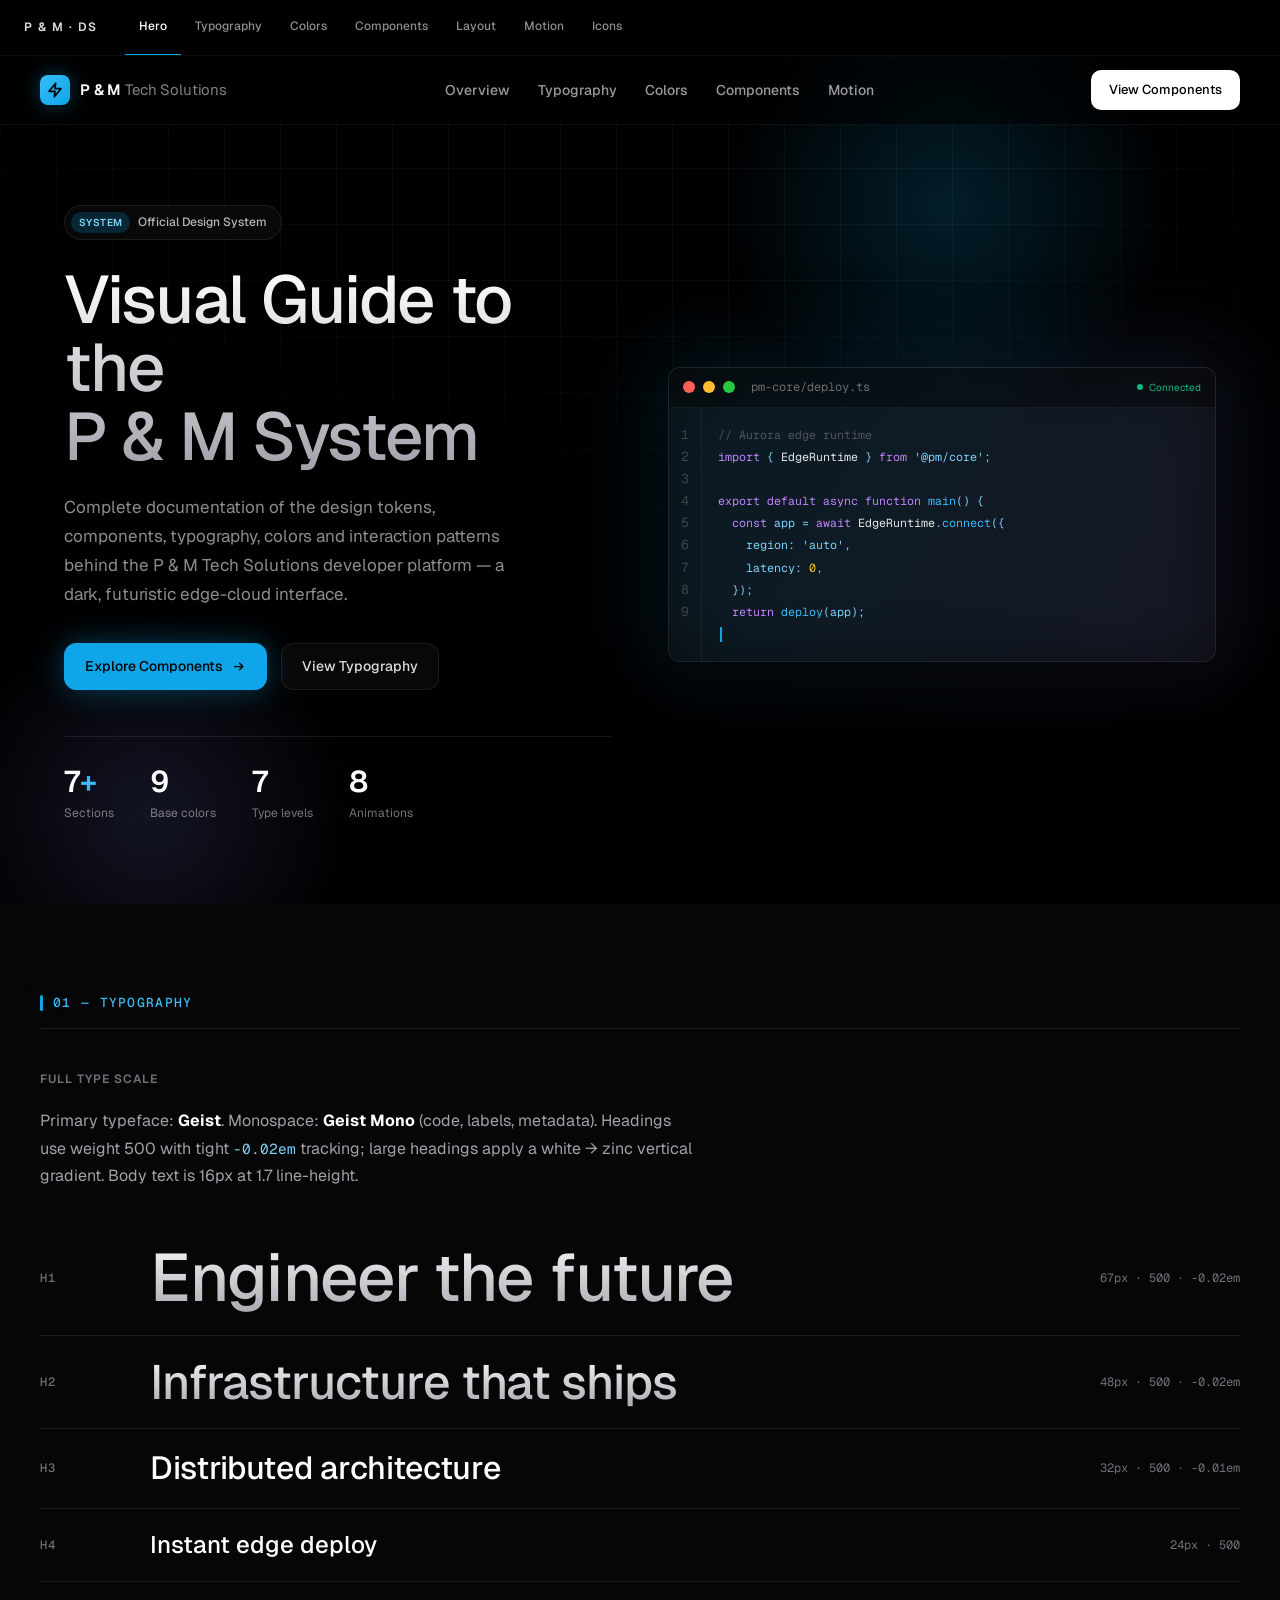
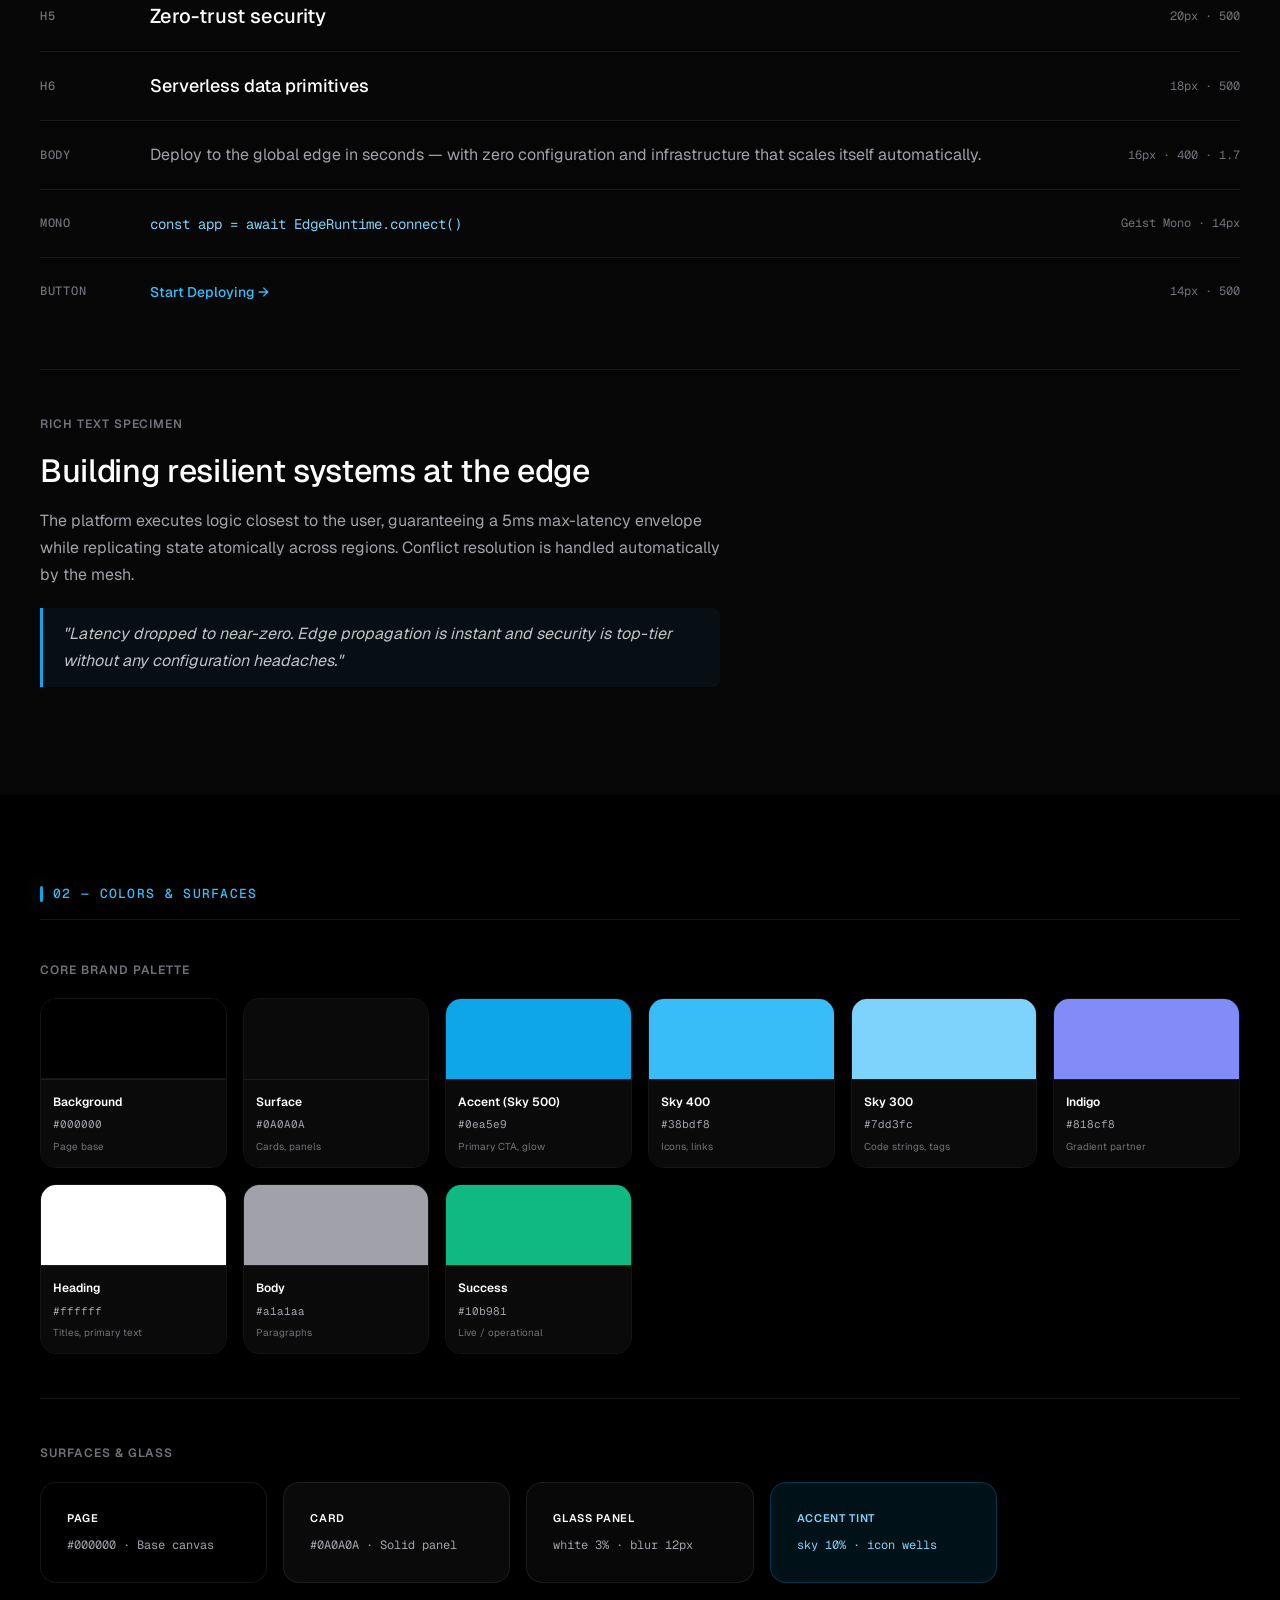
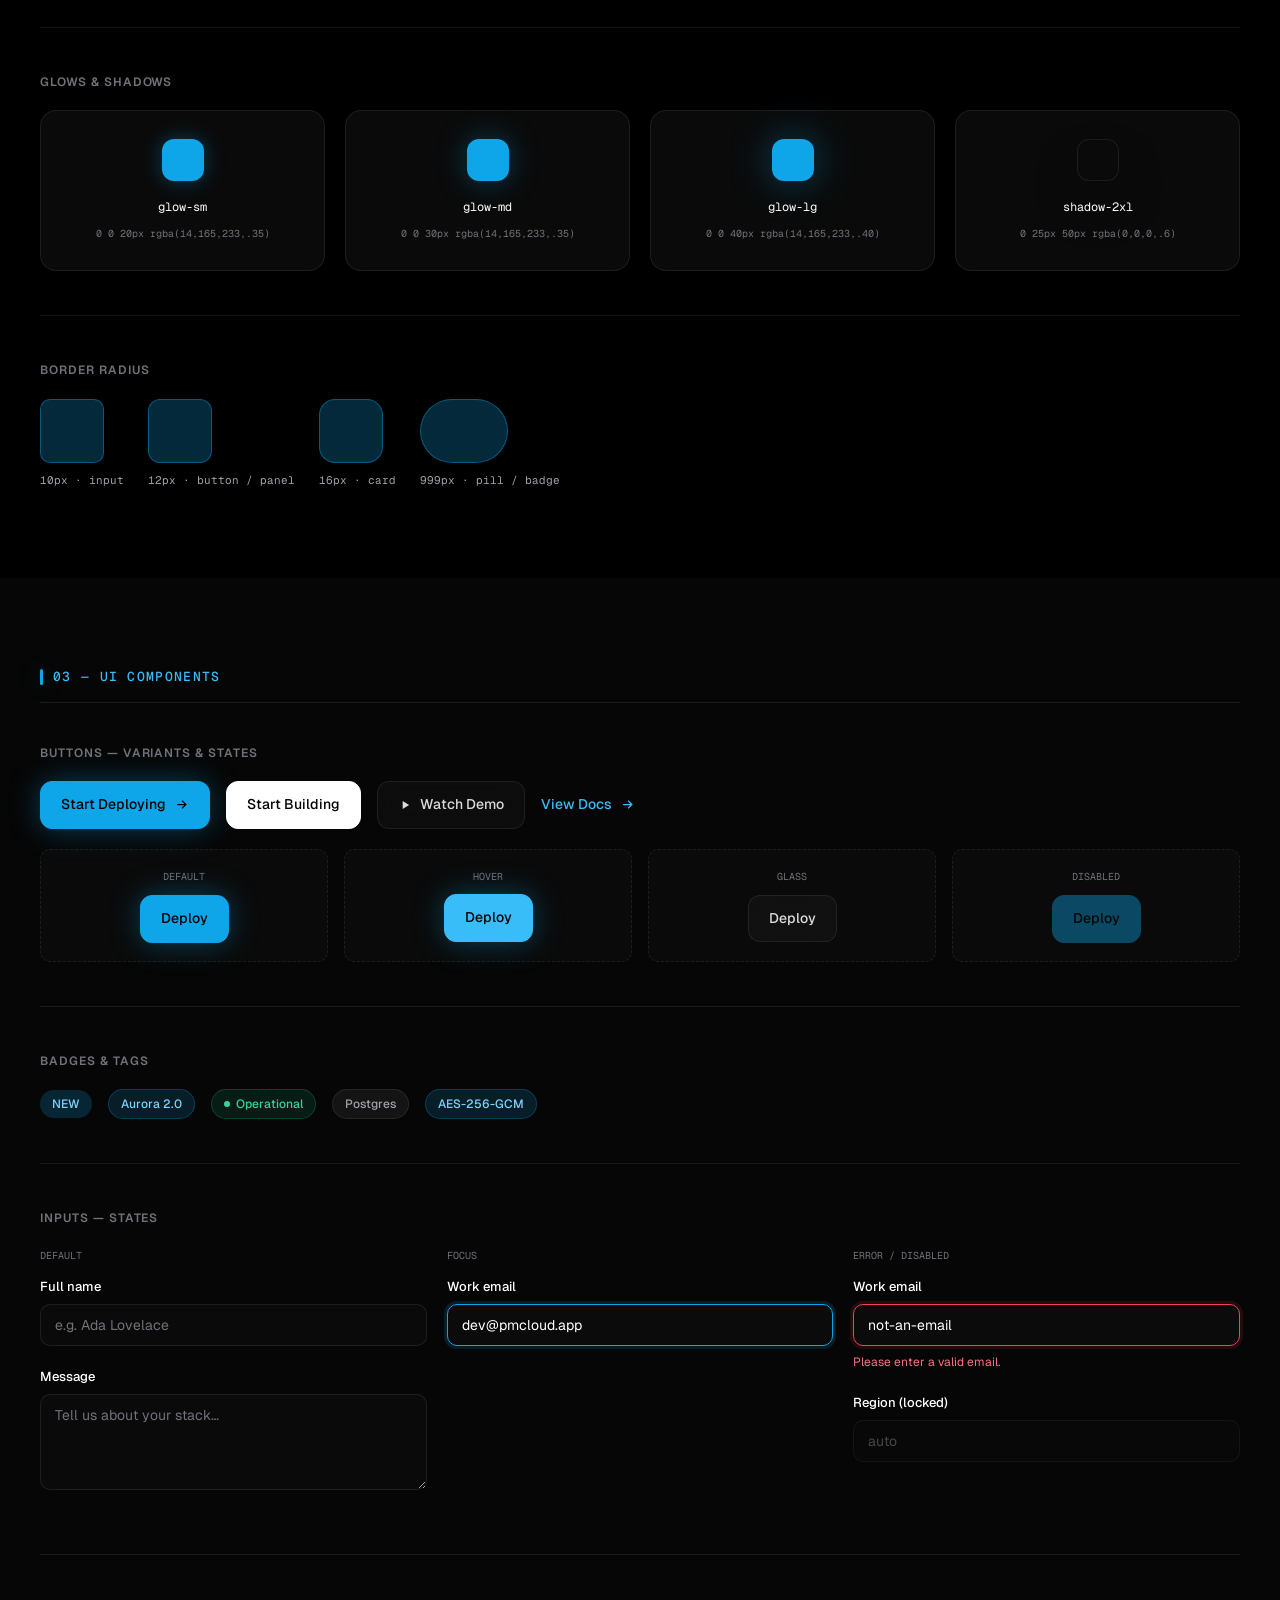
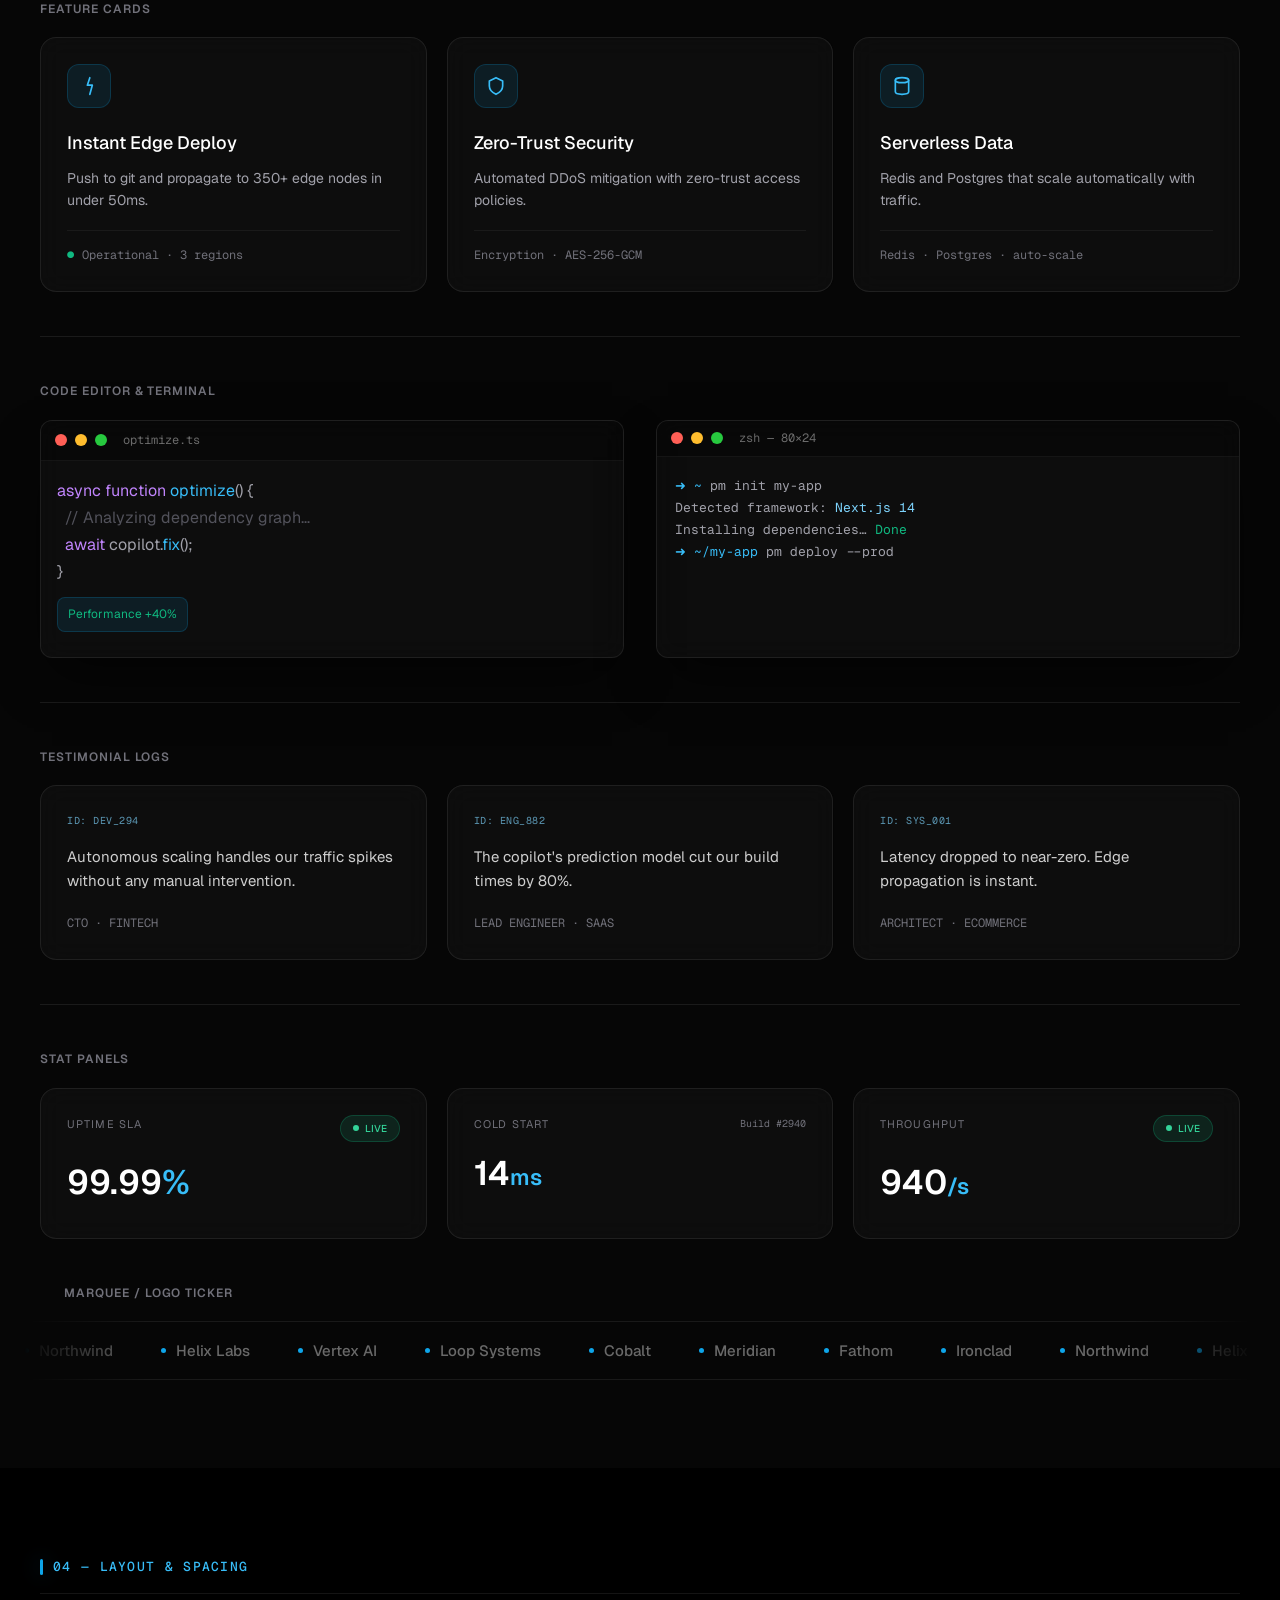
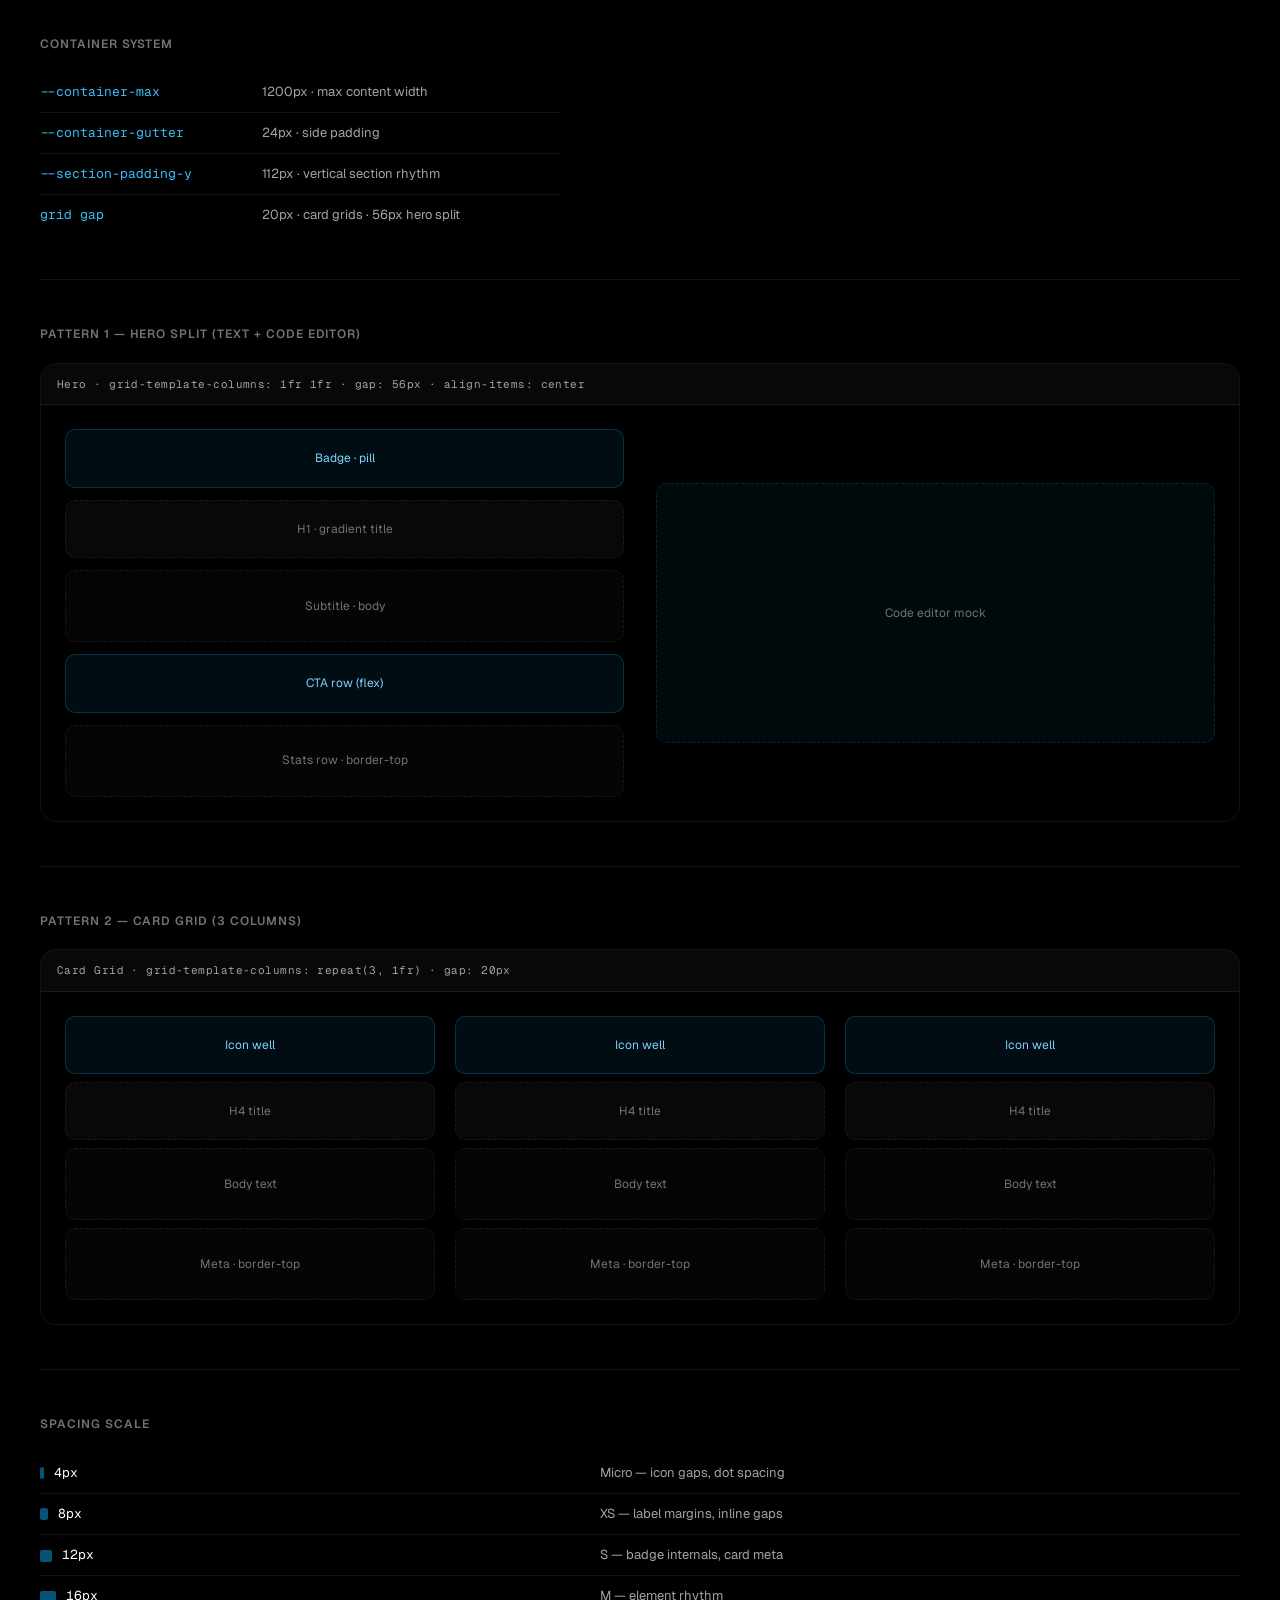
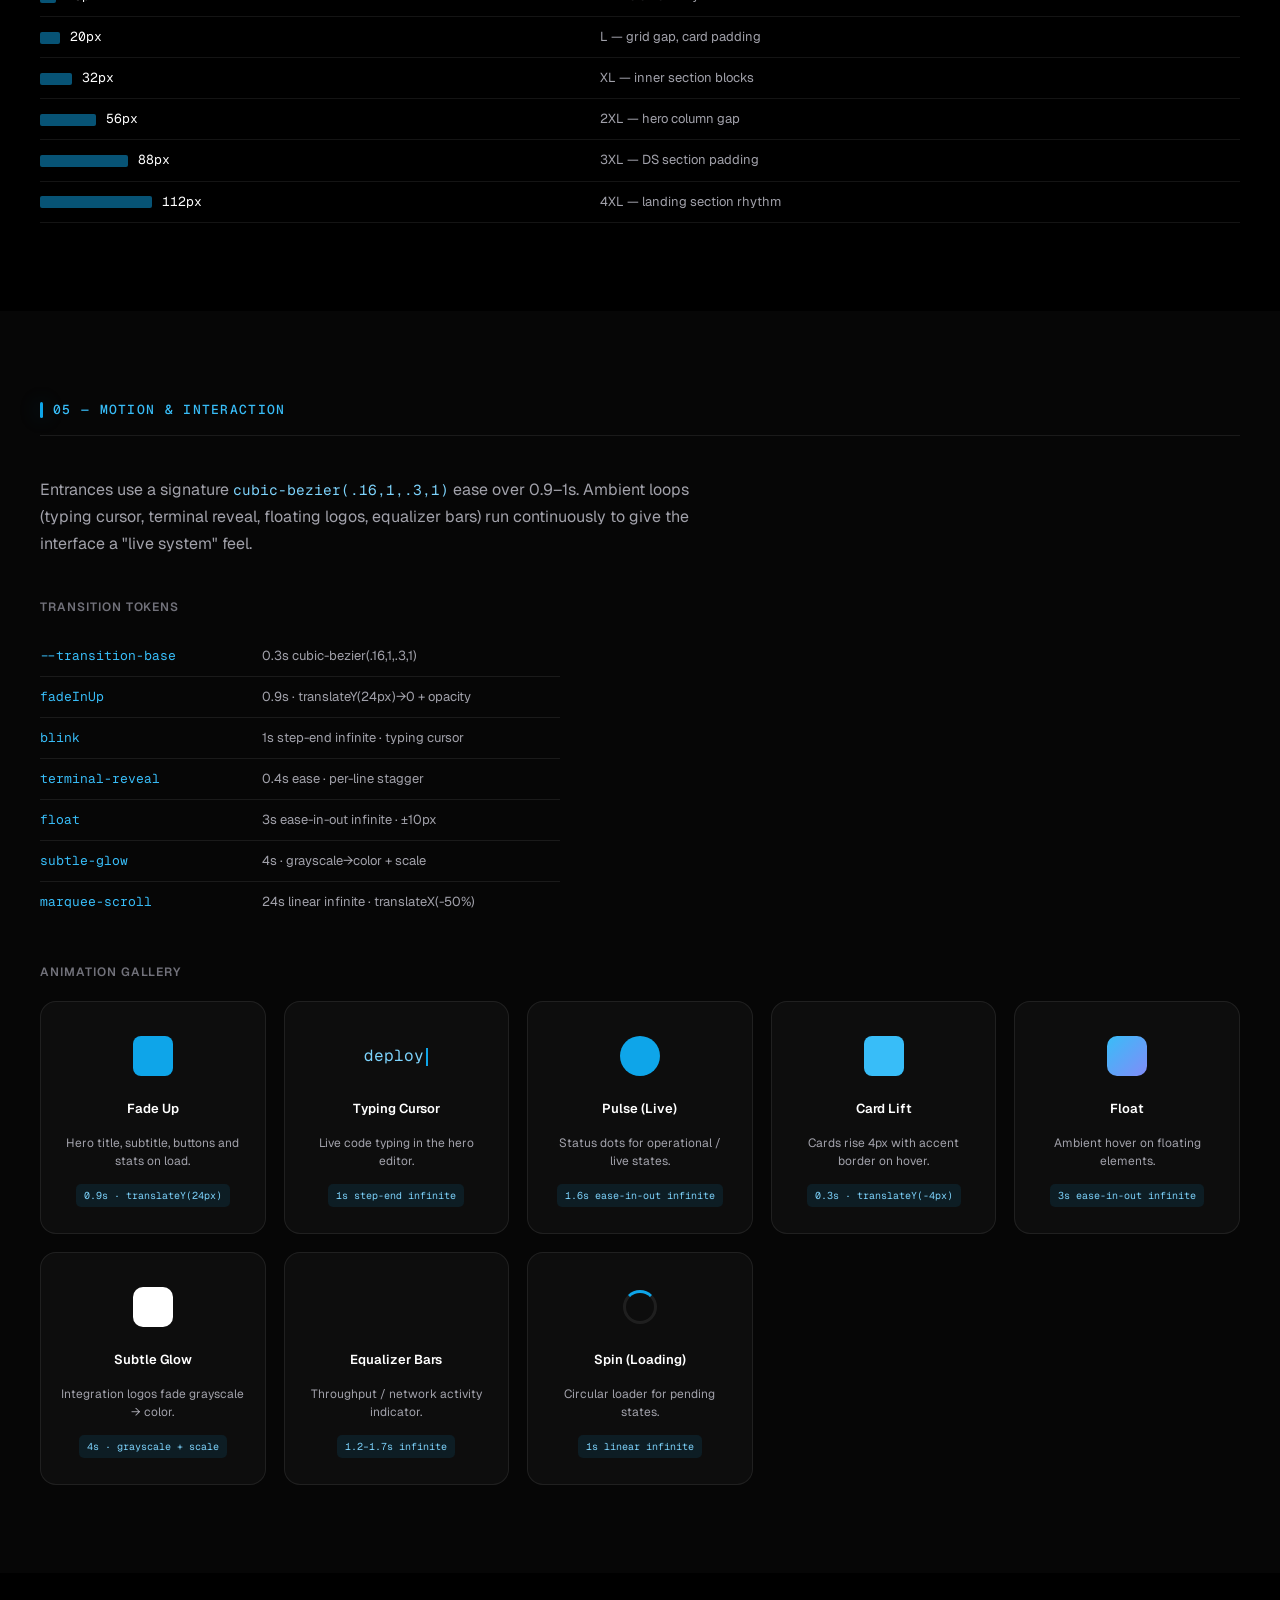
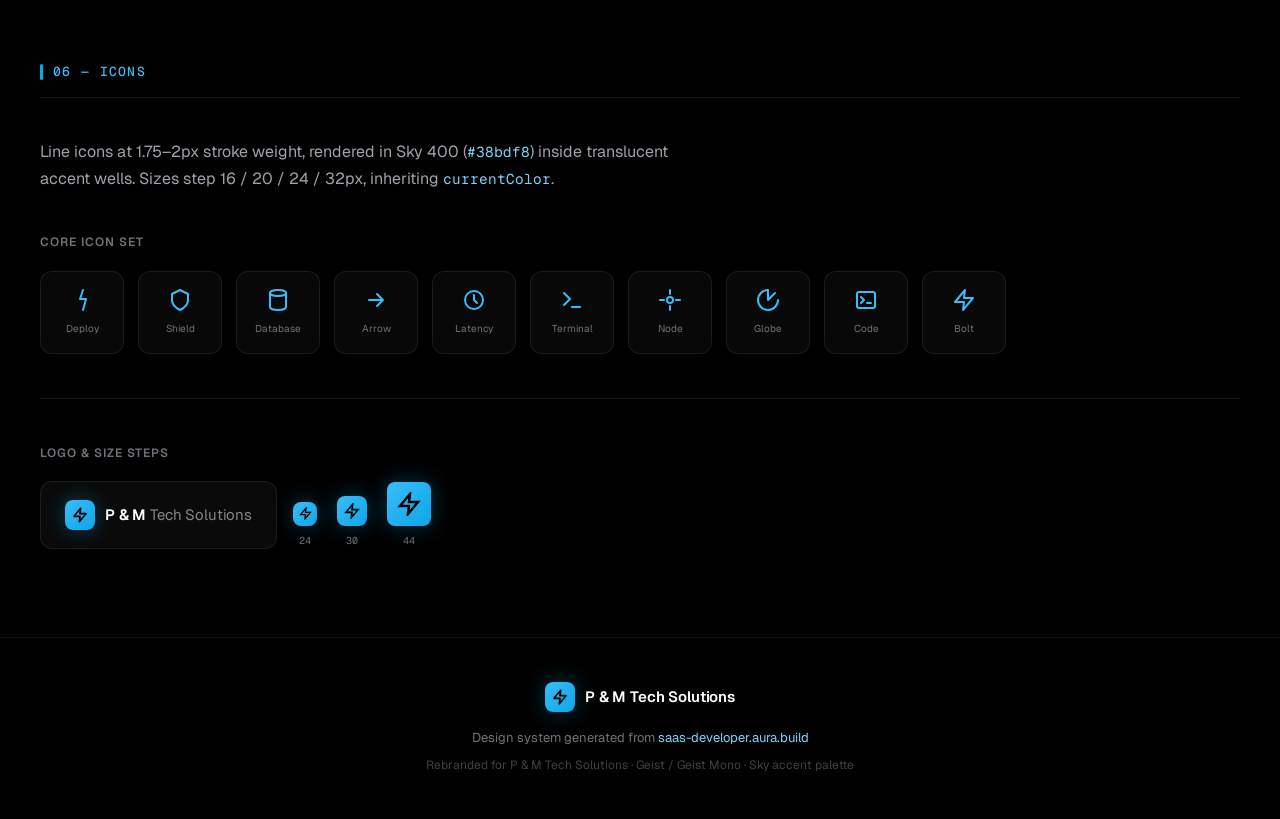
<file: PM-Tech-Solutions-Design-System.html>
<!DOCTYPE html>
<html lang="en">
<head>
  <meta charset="UTF-8" />
  <meta name="viewport" content="width=device-width, initial-scale=1.0" />
  <title>P &amp; M Tech Solutions — Design System</title>

  <!-- Google Fonts: Geist (body + headings) + Geist Mono (code), as used in the source template -->
  <link rel="preconnect" href="https://fonts.googleapis.com" />
  <link rel="preconnect" href="https://fonts.gstatic.com" crossorigin />
  <link href="https://fonts.googleapis.com/css2?family=Geist:wght@100;200;300;400;500;600;700&family=Geist+Mono:wght@300;400;500;600&display=swap" rel="stylesheet" />

  <style>
    /* ─────────────────────────────────────────────
       DESIGN TOKENS — extracted from saas-developer.aura.build
    ───────────────────────────────────────────── */
    :root {
      /* Brand colors */
      --color-bg:            #000000;
      --color-surface:       #0A0A0A;
      --color-surface-2:     #0c0c0c;
      --color-heading:       #ffffff;
      --color-body:          #a1a1aa;
      --color-muted:         #71717a;
      --color-accent:        #0ea5e9;   /* sky-500 — primary accent */
      --color-accent-400:    #38bdf8;   /* sky-400 */
      --color-accent-300:    #7dd3fc;   /* sky-300 */
      --color-accent-200:    #bae6fd;   /* sky-200 */
      --color-indigo:        #818cf8;   /* gradient partner */
      --color-success:       #10b981;

      /* Glass surfaces */
      --glass-panel:         rgba(255,255,255,0.03);
      --glass-nav:           rgba(0,0,0,0.5);
      --color-border:        rgba(255,255,255,0.08);
      --color-border-soft:   rgba(255,255,255,0.05);

      /* Backgrounds */
      --bg-dark:             #000000;
      --bg-section-alt:      #060606;
      --bg-card:             #0A0A0A;

      /* Typography */
      --font-heading:        'Geist', system-ui, sans-serif;
      --font-body:           'Geist', system-ui, sans-serif;
      --font-mono:           'Geist Mono', 'SF Mono', monospace;

      /* Font sizes */
      --fs-h1:  67px;
      --fs-h2:  48px;
      --fs-h3:  32px;
      --fs-h4:  24px;
      --fs-h5:  20px;
      --fs-h6:  18px;
      --fs-body: 16px;

      /* Line heights */
      --lh-h1:  1.02;
      --lh-h2:  1.05;
      --lh-h3:  1.2;
      --lh-h4:  1.3;
      --lh-h5:  1.4;
      --lh-h6:  1.5;
      --lh-body: 1.7;

      /* Spacing */
      --section-padding-y: 112px;
      --container-max:     1200px;
      --container-gutter:  24px;

      /* Border radius */
      --radius-btn:    12px;
      --radius-card:   16px;
      --radius-panel:  12px;
      --radius-input:  10px;
      --radius-pill:   999px;

      /* Glows & shadows */
      --glow-sm:   0 0 20px rgba(14,165,233,0.35);
      --glow-md:   0 0 30px rgba(14,165,233,0.35);
      --glow-lg:   0 0 40px rgba(14,165,233,0.40);
      --shadow-2xl: 0 25px 50px -12px rgba(0,0,0,0.6);

      /* Transitions */
      --transition-base: all 0.3s cubic-bezier(.16,1,.3,1);
      --transition-slow: all 0.5s cubic-bezier(.16,1,.3,1);

      /* DS nav height */
      --ds-nav-h: 56px;
    }

    /* ─────────────────────────────────────────────
       RESET & BASE
    ───────────────────────────────────────────── */
    *, *::before, *::after { box-sizing: border-box; margin: 0; padding: 0; }
    html { scroll-behavior: smooth; }
    body {
      font-family: var(--font-body);
      font-size: var(--fs-body);
      line-height: var(--lh-body);
      color: var(--color-body);
      background: var(--color-bg);
      padding-top: var(--ds-nav-h);
      -webkit-font-smoothing: antialiased;
    }
    img { max-width: 100%; display: block; }
    a { text-decoration: none; color: inherit; }
    code { font-family: var(--font-mono); font-size: 0.9em; color: var(--color-accent-300); }

    ::-webkit-scrollbar { width: 8px; }
    ::-webkit-scrollbar-track { background: #000; }
    ::-webkit-scrollbar-thumb { background: #333; border-radius: 4px; }
    ::-webkit-scrollbar-thumb:hover { background: #555; }

    ::selection { background: rgba(14,165,233,0.3); }

    /* ─────────────────────────────────────────────
       DS FIXED TOP NAV
    ───────────────────────────────────────────── */
    .ds-topnav {
      position: fixed; top: 0; left: 0; right: 0;
      height: var(--ds-nav-h);
      background: var(--glass-nav);
      backdrop-filter: blur(20px); -webkit-backdrop-filter: blur(20px);
      border-bottom: 1px solid var(--color-border-soft);
      display: flex; align-items: center; gap: 0;
      z-index: 9999; padding: 0 24px; overflow-x: auto;
    }
    .ds-topnav__brand {
      color: var(--color-heading);
      font-size: 12px; font-weight: 600;
      letter-spacing: 0.12em; text-transform: uppercase;
      white-space: nowrap; margin-right: 28px; opacity: 0.85;
    }
    .ds-topnav a {
      color: rgba(255,255,255,0.55);
      font-size: 12px; font-weight: 500; white-space: nowrap;
      padding: 0 14px; height: var(--ds-nav-h);
      display: flex; align-items: center;
      border-bottom: 2px solid transparent;
      transition: var(--transition-base);
    }
    .ds-topnav a:hover, .ds-topnav a.active {
      color: var(--color-heading);
      border-bottom-color: var(--color-accent);
    }

    /* ─────────────────────────────────────────────
       DS SECTION WRAPPER
    ───────────────────────────────────────────── */
    .ds-section-full { padding: 88px var(--container-gutter); }
    .ds-section-full--alt { background: var(--bg-section-alt); }
    .ds-inner { max-width: var(--container-max); margin: 0 auto; }
    .ds-section-title {
      font-family: var(--font-mono);
      font-size: 13px; font-weight: 500;
      letter-spacing: 0.1em; text-transform: uppercase;
      color: var(--color-accent-400);
      margin-bottom: 40px; padding-bottom: 14px;
      border-bottom: 1px solid var(--color-border);
      display: flex; align-items: center; gap: 10px;
    }
    .ds-section-title::before {
      content: ''; display: inline-block;
      width: 3px; height: 16px;
      background: var(--color-accent); border-radius: 2px;
      box-shadow: var(--glow-sm);
    }
    .ds-sub {
      font-size: 12px; font-weight: 600;
      letter-spacing: 0.08em; text-transform: uppercase;
      color: var(--color-muted); margin: 40px 0 18px;
    }
    .ds-sub:first-child { margin-top: 0; }
    .ds-divider { border: none; border-top: 1px solid var(--color-border); margin: 44px 0; }

    /* Gradient text helper */
    .text-gradient {
      background: linear-gradient(to bottom, #fff, #a1a1aa);
      -webkit-background-clip: text; background-clip: text;
      -webkit-text-fill-color: transparent;
    }

    /* ─────────────────────────────────────────────
       SECTION 0 — HERO (clone, dark theme)
    ───────────────────────────────────────────── */
    #hero {
      background-color: var(--bg-dark);
      position: relative; overflow: hidden;
      min-height: 620px;
    }
    /* Grid + glow blobs */
    #hero .hero-grid {
      position: absolute; inset: 0;
      background-image:
        linear-gradient(rgba(255,255,255,.04) 1px, transparent 1px),
        linear-gradient(90deg, rgba(255,255,255,.04) 1px, transparent 1px);
      background-size: 56px 56px;
      -webkit-mask-image: radial-gradient(ellipse 70% 60% at 50% 0%, #000 40%, transparent 100%);
      mask-image: radial-gradient(ellipse 70% 60% at 50% 0%, #000 40%, transparent 100%);
    }
    #hero::before {
      content: ''; position: absolute; top: -80px; right: 8%;
      width: 460px; height: 460px;
      background: radial-gradient(circle, rgba(14,165,233,0.18) 0%, transparent 70%);
      border-radius: 50%; pointer-events: none;
    }
    #hero::after {
      content: ''; position: absolute; bottom: -120px; left: -60px;
      width: 420px; height: 420px;
      background: radial-gradient(circle, rgba(129,140,248,0.14) 0%, transparent 70%);
      border-radius: 50%; pointer-events: none;
    }

    .hero-navbar {
      position: relative; z-index: 10;
      background: rgba(0,0,0,0.5);
      backdrop-filter: blur(20px); -webkit-backdrop-filter: blur(20px);
      border-bottom: 1px solid var(--color-border-soft);
      padding: 14px var(--container-gutter);
    }
    .hero-navbar__inner {
      max-width: var(--container-max); margin: 0 auto;
      display: flex; align-items: center; justify-content: space-between;
    }
    .brand-lockup { display: flex; align-items: center; gap: 10px; }
    .brand-mark {
      display: grid; place-items: center; width: 30px; height: 30px;
      border-radius: 8px;
      background: linear-gradient(135deg, var(--color-accent-400), var(--color-accent));
      box-shadow: var(--glow-sm);
    }
    .brand-name { font-weight: 600; letter-spacing: -0.01em; color: #fff; font-size: 15px; }
    .brand-name span { color: rgba(255,255,255,0.5); font-weight: 400; }
    .hero-navbar__links { display: flex; gap: 28px; list-style: none; }
    .hero-navbar__links li a { color: rgba(255,255,255,0.6); font-size: 14px; font-weight: 500; transition: var(--transition-base); }
    .hero-navbar__links li a:hover { color: #fff; }
    .hero-navbar__cta {
      background: #fff; color: #000;
      font-size: 13px; font-weight: 500;
      padding: 9px 18px; border-radius: 10px;
      transition: var(--transition-base);
    }
    .hero-navbar__cta:hover { background: rgba(255,255,255,0.9); }

    .hero-body {
      position: relative; z-index: 5;
      display: grid; grid-template-columns: 1fr 1fr; gap: 56px; align-items: center;
      max-width: var(--container-max); margin: 0 auto;
      padding: 80px var(--container-gutter);
    }
    .hero-badge {
      display: inline-flex; align-items: center; gap: 8px;
      background: var(--glass-panel);
      border: 1px solid var(--color-border);
      backdrop-filter: blur(12px);
      border-radius: var(--radius-pill);
      padding: 6px 14px 6px 6px; margin-bottom: 26px;
    }
    .hero-badge__tag {
      font-size: 10px; font-weight: 600; letter-spacing: .04em;
      background: rgba(14,165,233,0.2); color: var(--color-accent-300);
      padding: 2px 8px; border-radius: var(--radius-pill);
    }
    .hero-badge span.txt { font-size: 12px; color: rgba(255,255,255,0.7); font-weight: 500; }

    .hero-h1 {
      font-family: var(--font-heading);
      font-size: var(--fs-h1); font-weight: 500; line-height: var(--lh-h1);
      letter-spacing: -0.02em; margin-bottom: 22px;
      animation: hero-fade-up 0.9s cubic-bezier(.16,1,.3,1) both;
    }
    @keyframes hero-fade-up { from { opacity: 0; transform: translateY(24px); } to { opacity: 1; transform: translateY(0); } }
    .hero-subtitle {
      font-size: 17px; line-height: 1.7; color: rgba(255,255,255,0.55);
      margin-bottom: 34px; max-width: 440px;
      animation: hero-fade-up 0.9s .15s cubic-bezier(.16,1,.3,1) both;
    }
    .hero-actions {
      display: flex; align-items: center; gap: 14px; flex-wrap: wrap;
      animation: hero-fade-up 0.9s .3s cubic-bezier(.16,1,.3,1) both;
    }
    .hero-stats {
      display: flex; gap: 36px; margin-top: 46px; padding-top: 30px;
      border-top: 1px solid var(--color-border);
      animation: hero-fade-up 0.9s .45s cubic-bezier(.16,1,.3,1) both;
    }
    .hero-stats__num { font-size: 30px; font-weight: 600; color: #fff; line-height: 1; letter-spacing: -0.01em; }
    .hero-stats__num span { color: var(--color-accent-400); }
    .hero-stats__label { font-size: 12px; color: rgba(255,255,255,0.45); margin-top: 6px; }

    /* Hero visual = code editor mock */
    .hero-visual { position: relative; animation: hero-fade-up 0.9s .2s cubic-bezier(.16,1,.3,1) both; }
    .hero-visual__glow { position: absolute; inset: -18px; background: linear-gradient(120deg, rgba(14,165,233,.12), rgba(129,140,248,.12)); filter: blur(40px); border-radius: 28px; }
    .editor {
      position: relative;
      background: var(--glass-panel); backdrop-filter: blur(12px);
      border: 1px solid var(--color-border);
      border-radius: var(--radius-panel); overflow: hidden;
      box-shadow: var(--shadow-2xl);
    }
    .editor__bar { display: flex; align-items: center; gap: 8px; height: 40px; padding: 0 14px; border-bottom: 1px solid var(--color-border-soft); background: rgba(0,0,0,0.4); }
    .dot { width: 12px; height: 12px; border-radius: 50%; }
    .dot--r { background: #ff5f56; } .dot--y { background: #ffbd2e; } .dot--g { background: #27c93f; }
    .editor__file { margin-left: 8px; font-family: var(--font-mono); font-size: 12px; color: rgba(255,255,255,0.4); }
    .editor__status { margin-left: auto; display: flex; align-items: center; gap: 6px; font-size: 10px; color: var(--color-success); }
    .editor__body { display: grid; grid-template-columns: auto 1fr; font-family: var(--font-mono); font-size: 13px; line-height: 1.7; }
    .editor__lines { padding: 16px 12px; text-align: right; color: rgba(255,255,255,0.2); border-right: 1px solid var(--color-border-soft); user-select: none; }
    .editor__code { padding: 16px; overflow-x: auto; white-space: pre; }
    .pulse-live { width: 6px; height: 6px; border-radius: 50%; background: var(--color-success); animation: anim-pulse-demo 1.6s ease-in-out infinite; }

    /* Code syntax colors */
    .c-kw { color: #c084fc; } .c-str { color: var(--color-accent-300); } .c-fn { color: var(--color-accent-400); }
    .c-cm { color: #52525b; } .c-var { color: #e5e7eb; } .c-num { color: #fbbf24; }
    .typing-cursor { display:inline-block; width:2px; height:1.1em; background:var(--color-accent); margin-left:2px; vertical-align:middle; animation: blink 1s step-end infinite; }
    @keyframes blink { 0%,100% { opacity:1; } 50% { opacity:0; } }

    /* ─────────────────────────────────────────────
       BUTTONS
    ───────────────────────────────────────────── */
    .btn-primary {
      display: inline-flex; align-items: center; gap: 8px;
      background: var(--color-accent); color: #000;
      font-family: var(--font-body); font-size: 14px; font-weight: 500;
      padding: 11px 20px; border-radius: var(--radius-btn);
      border: 1px solid var(--color-accent); cursor: pointer;
      box-shadow: var(--glow-md); transition: var(--transition-base);
    }
    .btn-primary:hover { background: var(--color-accent-400); border-color: var(--color-accent-400); transform: translateY(-1px); }
    .btn-primary:active { transform: translateY(0); }
    .btn-primary[disabled], .btn-primary.is-disabled { opacity: 0.4; cursor: not-allowed; box-shadow: none; transform: none; }

    .btn-glass {
      display: inline-flex; align-items: center; gap: 8px;
      background: var(--glass-panel); color: rgba(255,255,255,0.85);
      backdrop-filter: blur(12px);
      font-size: 14px; font-weight: 500;
      padding: 11px 20px; border-radius: var(--radius-btn);
      border: 1px solid var(--color-border); cursor: pointer;
      transition: var(--transition-base);
    }
    .btn-glass:hover { background: rgba(255,255,255,0.06); }

    .btn-white {
      display: inline-flex; align-items: center; gap: 8px;
      background: #fff; color: #000;
      font-size: 14px; font-weight: 500;
      padding: 11px 20px; border-radius: var(--radius-btn);
      border: 1px solid #fff; cursor: pointer; transition: var(--transition-base);
    }
    .btn-white:hover { background: rgba(255,255,255,0.9); }

    .btn-link {
      display: inline-flex; align-items: center; gap: 8px;
      color: var(--color-accent-400); font-size: 14px; font-weight: 500;
      transition: var(--transition-base); cursor: pointer;
    }
    .btn-link:hover { gap: 12px; color: var(--color-accent-300); }

    /* ─────────────────────────────────────────────
       TYPOGRAPHY TABLE
    ───────────────────────────────────────────── */
    .type-table { width: 100%; border-collapse: collapse; }
    .type-table tr { border-bottom: 1px solid var(--color-border); }
    .type-table tr:last-child { border-bottom: none; }
    .type-table td { padding: 20px 0; vertical-align: middle; }
    .type-table td:first-child {
      width: 110px; font-family: var(--font-mono); font-size: 12px; font-weight: 500;
      letter-spacing: 0.06em; text-transform: uppercase; color: var(--color-muted);
    }
    .type-table td:last-child {
      text-align: right; font-family: var(--font-mono); font-size: 12px;
      color: var(--color-muted); white-space: nowrap; padding-left: 16px;
    }
    .type-h1 { font-family: var(--font-heading); font-size: var(--fs-h1); font-weight: 500; line-height: 1.1; color: #fff; letter-spacing: -0.02em; }
    .type-h2 { font-family: var(--font-heading); font-size: var(--fs-h2); font-weight: 500; line-height: 1.1; color: #fff; letter-spacing: -0.02em; }
    .type-h3 { font-family: var(--font-heading); font-size: var(--fs-h3); font-weight: 500; line-height: 1.2; color: #fff; letter-spacing: -0.01em; }
    .type-h4 { font-family: var(--font-heading); font-size: var(--fs-h4); font-weight: 500; line-height: 1.3; color: #fff; }
    .type-h5 { font-family: var(--font-heading); font-size: var(--fs-h5); font-weight: 500; line-height: 1.4; color: #fff; }
    .type-h6 { font-family: var(--font-heading); font-size: var(--fs-h6); font-weight: 500; line-height: 1.5; color: #fff; }
    .type-body { font-family: var(--font-body); font-size: var(--fs-body); font-weight: 400; line-height: var(--lh-body); color: var(--color-body); }
    .type-mono { font-family: var(--font-mono); font-size: 14px; font-weight: 400; color: var(--color-accent-300); }
    .type-btn { font-family: var(--font-body); font-size: 14px; font-weight: 500; color: var(--color-accent-400); }

    /* ─────────────────────────────────────────────
       COLORS
    ───────────────────────────────────────────── */
    .color-grid { display: grid; grid-template-columns: repeat(auto-fill, minmax(160px, 1fr)); gap: 16px; }
    .color-swatch { border-radius: var(--radius-card); overflow: hidden; border: 1px solid var(--color-border); }
    .color-swatch__block { height: 80px; }
    .color-swatch__info { padding: 12px; background: var(--color-surface); border-top: 1px solid var(--color-border); }
    .color-swatch__name { font-size: 12px; font-weight: 600; color: #fff; }
    .color-swatch__hex { font-size: 11px; color: var(--color-body); font-family: var(--font-mono); margin-top: 3px; }
    .color-swatch__role { font-size: 10px; color: var(--color-muted); margin-top: 4px; }

    .surfaces-row { display: grid; grid-template-columns: repeat(auto-fill, minmax(200px, 1fr)); gap: 16px; }
    .surface-demo { border-radius: var(--radius-card); padding: 26px; display: flex; flex-direction: column; gap: 8px; }
    .surface-demo__label { font-size: 11px; font-weight: 600; text-transform: uppercase; letter-spacing: 0.06em; }
    .surface-demo__desc { font-size: 12px; font-family: var(--font-mono); }

    /* ─────────────────────────────────────────────
       GLASS PANEL & CARDS
    ───────────────────────────────────────────── */
    .glass-panel { background: var(--glass-panel); backdrop-filter: blur(12px); -webkit-backdrop-filter: blur(12px); border: 1px solid var(--color-border); }

    .feature-card { background: var(--glass-panel); backdrop-filter: blur(12px); border: 1px solid var(--color-border); border-radius: var(--radius-card); padding: 26px; transition: var(--transition-base); }
    .feature-card:hover { transform: translateY(-4px); border-color: rgba(14,165,233,0.3); }
    .feature-card__icon { width: 44px; height: 44px; display: grid; place-items: center; border-radius: 12px; background: rgba(14,165,233,0.1); border: 1px solid rgba(14,165,233,0.2); margin-bottom: 20px; }
    .feature-card__title { font-size: 18px; font-weight: 500; color: #fff; margin-bottom: 8px; }
    .feature-card__text { font-size: 14px; line-height: 1.6; color: var(--color-body); }
    .feature-card__meta { display: flex; align-items: center; gap: 8px; margin-top: 18px; padding-top: 14px; border-top: 1px solid var(--color-border-soft); font-family: var(--font-mono); font-size: 12px; color: var(--color-muted); }

    /* Testimonial / transmission log card */
    .log-card { background: var(--glass-panel); backdrop-filter: blur(12px); border: 1px solid var(--color-border); border-radius: var(--radius-card); padding: 26px; }
    .log-card__id { font-family: var(--font-mono); font-size: 10px; color: rgba(125,211,252,0.7); margin-bottom: 16px; letter-spacing: 0.05em; }
    .log-card__quote { font-size: 15px; line-height: 1.6; color: rgba(255,255,255,0.8); margin-bottom: 20px; }
    .log-card__author { font-family: var(--font-mono); font-size: 12px; color: var(--color-muted); }

    /* ─────────────────────────────────────────────
       INPUTS
    ───────────────────────────────────────────── */
    .input-field { display: flex; flex-direction: column; gap: 6px; margin-bottom: 20px; }
    .input-label { font-size: 13px; font-weight: 500; color: #fff; }
    .input-el {
      width: 100%; padding: 11px 14px;
      font-family: var(--font-body); font-size: 14px; color: #fff;
      background: rgba(255,255,255,0.02);
      border: 1px solid var(--color-border); border-radius: var(--radius-input);
      outline: none; transition: var(--transition-base); appearance: none;
    }
    .input-el::placeholder { color: var(--color-muted); }
    .input-el:focus { border-color: var(--color-accent); box-shadow: 0 0 0 3px rgba(14,165,233,0.15); }
    .input-el--error { border-color: #f43f5e; box-shadow: 0 0 0 3px rgba(244,63,94,0.12); }
    .input-el--disabled { background: rgba(255,255,255,0.02); color: var(--color-muted); cursor: not-allowed; opacity: 0.6; }
    .input-hint { font-size: 12px; color: var(--color-muted); }
    .input-hint--error { color: #fb7185; }
    textarea.input-el { resize: vertical; min-height: 96px; }

    /* ─────────────────────────────────────────────
       BADGES
    ───────────────────────────────────────────── */
    .badge { display: inline-flex; align-items: center; gap: 6px; font-size: 12px; font-weight: 500; padding: 4px 12px; border-radius: var(--radius-pill); }
    .badge--accent { background: rgba(14,165,233,0.15); color: var(--color-accent-300); border: 1px solid rgba(14,165,233,0.25); }
    .badge--new { background: rgba(14,165,233,0.2); color: var(--color-accent-300); }
    .badge--success { background: rgba(16,185,129,0.12); color: #34d399; border: 1px solid rgba(16,185,129,0.25); }
    .badge--neutral { background: rgba(255,255,255,0.06); color: var(--color-body); border: 1px solid var(--color-border); }
    .badge--dot::before { content: ''; width: 6px; height: 6px; border-radius: 50%; background: currentColor; }

    /* ─────────────────────────────────────────────
       TERMINAL COMPONENT
    ───────────────────────────────────────────── */
    .terminal { background: var(--glass-panel); backdrop-filter: blur(12px); border: 1px solid var(--color-border); border-radius: var(--radius-panel); overflow: hidden; box-shadow: var(--shadow-2xl); }
    .terminal__bar { display: flex; align-items: center; gap: 8px; height: 36px; padding: 0 14px; border-bottom: 1px solid var(--color-border-soft); background: rgba(0,0,0,0.4); }
    .terminal__title { margin-left: 8px; font-family: var(--font-mono); font-size: 12px; color: rgba(255,255,255,0.4); }
    .terminal__body { padding: 18px; font-family: var(--font-mono); font-size: 13px; line-height: 1.7; min-height: 200px; }
    .term-line { opacity: 0; transform: translateY(8px); animation: terminal-reveal .4s ease forwards; }
    @keyframes terminal-reveal { to { opacity: 1; transform: translateY(0); } }

    /* ─────────────────────────────────────────────
       STAT / BARS
    ───────────────────────────────────────────── */
    .bars { display: flex; align-items: flex-end; gap: 4px; height: 40px; }
    .bars span { display: inline-block; width: 4px; border-radius: 2px; background: var(--color-accent); }
    .bars span:nth-child(1){ animation: bar1 1.4s ease-in-out infinite; }
    .bars span:nth-child(2){ animation: bar2 1.4s ease-in-out infinite; }
    .bars span:nth-child(3){ animation: bar1 1.6s ease-in-out infinite; }
    .bars span:nth-child(4){ animation: bar2 1.2s ease-in-out infinite; }
    .bars span:nth-child(5){ animation: bar1 1.5s ease-in-out infinite; }
    .bars span:nth-child(6){ animation: bar2 1.3s ease-in-out infinite; }
    .bars span:nth-child(7){ animation: bar1 1.7s ease-in-out infinite; }
    @keyframes bar1 { 0%,100%{ height:40%; } 50%{ height:85%; } }
    @keyframes bar2 { 0%,100%{ height:70%; } 50%{ height:30%; } }

    /* ─────────────────────────────────────────────
       MARQUEE
    ───────────────────────────────────────────── */
    .marquee-wrap { overflow: hidden; border-top: 1px solid var(--color-border); border-bottom: 1px solid var(--color-border); padding: 16px 0; -webkit-mask-image: linear-gradient(90deg, transparent, #000 10%, #000 90%, transparent); mask-image: linear-gradient(90deg, transparent, #000 10%, #000 90%, transparent); }
    .marquee-track { display: flex; gap: 48px; animation: marquee-scroll 24s linear infinite; width: max-content; }
    @keyframes marquee-scroll { 0%{ transform: translateX(0); } 100%{ transform: translateX(-50%); } }
    .marquee-item { display: flex; align-items: center; gap: 10px; color: rgba(255,255,255,0.4); font-size: 15px; font-weight: 500; white-space: nowrap; }
    .marquee-dot { width: 5px; height: 5px; background: var(--color-accent); border-radius: 50%; }

    /* ─────────────────────────────────────────────
       LAYOUT DEMOS
    ───────────────────────────────────────────── */
    .layout-demo { border: 1px solid var(--color-border); border-radius: var(--radius-card); overflow: hidden; }
    .layout-demo__header { background: rgba(255,255,255,0.03); padding: 11px 16px; font-family: var(--font-mono); font-size: 11px; letter-spacing: 0.04em; color: var(--color-body); border-bottom: 1px solid var(--color-border); }
    .layout-demo__body { padding: 24px; }
    .layout-split { display: grid; grid-template-columns: 1fr 1fr; gap: 32px; align-items: center; }
    .layout-cards { display: grid; grid-template-columns: repeat(3, 1fr); gap: 20px; }
    .layout-box {
      background: rgba(255,255,255,0.02); border: 1px dashed var(--color-border);
      border-radius: 10px; padding: 18px; display: flex; align-items: center; justify-content: center;
      font-size: 12px; color: var(--color-muted); text-align: center; min-height: 72px;
    }
    .layout-box--img { background: rgba(14,165,233,0.05); border-color: rgba(14,165,233,0.2); }
    .layout-box--accent { background: rgba(14,165,233,0.08); border: 1px solid rgba(14,165,233,0.25); color: var(--color-accent-300); }

    .spacing-table { width: 100%; border-collapse: collapse; }
    .spacing-table td { padding: 9px 0; border-bottom: 1px solid var(--color-border); font-size: 13px; color: var(--color-body); }
    .spacing-table td:first-child { font-family: var(--font-mono); color: #fff; }
    .spacing-bar { display: inline-block; height: 12px; background: var(--color-accent); border-radius: 2px; opacity: 0.5; vertical-align: middle; margin-right: 10px; }

    .token-row { display: flex; align-items: center; gap: 12px; padding: 9px 0; border-bottom: 1px solid var(--color-border); font-size: 13px; }
    .token-row:last-child { border-bottom: none; }
    .token-name { font-family: var(--font-mono); color: var(--color-accent-400); width: 210px; flex-shrink: 0; }
    .token-val { color: var(--color-body); }

    /* Shadows / glows */
    .glow-row { display: flex; gap: 20px; flex-wrap: wrap; }
    .glow-demo { flex: 1; min-width: 150px; background: var(--color-surface); border: 1px solid var(--color-border); border-radius: var(--radius-card); padding: 28px 20px; display: flex; flex-direction: column; gap: 8px; align-items: center; }
    .glow-orb { width: 42px; height: 42px; border-radius: 12px; background: var(--color-accent); }
    .glow-demo__label { font-family: var(--font-mono); font-size: 12px; color: #fff; margin-top: 8px; }
    .glow-demo__val { font-family: var(--font-mono); font-size: 10px; color: var(--color-muted); text-align: center; }

    /* Radius */
    .radius-row { display: flex; gap: 24px; flex-wrap: wrap; }
    .radius-info { text-align: center; }
    .radius-box { width: 64px; height: 64px; background: rgba(14,165,233,0.25); border: 1px solid rgba(14,165,233,0.4); }
    .radius-info span { display: block; font-family: var(--font-mono); font-size: 11px; color: var(--color-body); margin-top: 8px; }

    /* ─────────────────────────────────────────────
       MOTION GALLERY
    ───────────────────────────────────────────── */
    .motion-grid { display: grid; grid-template-columns: repeat(auto-fill, minmax(220px, 1fr)); gap: 18px; }
    .motion-card { background: var(--glass-panel); border: 1px solid var(--color-border); border-radius: var(--radius-card); padding: 26px 20px; display: flex; flex-direction: column; align-items: center; gap: 14px; text-align: center; }
    .motion-card__demo-area { height: 56px; width: 100%; display: flex; align-items: center; justify-content: center; }
    .motion-card__name { font-size: 13px; font-weight: 600; color: #fff; }
    .motion-card__desc { font-size: 12px; color: var(--color-body); line-height: 1.5; }
    .motion-card__timing { font-family: var(--font-mono); font-size: 10px; color: var(--color-accent-300); background: rgba(14,165,233,0.1); padding: 3px 8px; border-radius: 5px; }

    .anim-fade-up { width: 40px; height: 40px; background: var(--color-accent); border-radius: 8px; animation: hero-fade-up 1.6s ease infinite alternate; }
    .anim-pulse { width: 40px; height: 40px; background: var(--color-accent); border-radius: 50%; animation: anim-pulse-demo 1.6s ease-in-out infinite; }
    @keyframes anim-pulse-demo { 0%,100%{ transform: scale(1); box-shadow: 0 0 0 0 rgba(14,165,233,0.4); } 50%{ transform: scale(1.08); box-shadow: 0 0 0 12px rgba(14,165,233,0); } }
    .anim-lift { width: 40px; height: 40px; background: var(--color-accent-400); border-radius: 8px; transition: transform .3s ease, box-shadow .3s ease; cursor: pointer; }
    .anim-lift:hover { transform: translateY(-6px); box-shadow: var(--glow-md); }
    .anim-float { width: 40px; height: 40px; border-radius: 10px; background: linear-gradient(135deg, var(--color-accent-400), var(--color-indigo)); animation: float 3s ease-in-out infinite; }
    @keyframes float { 0%,100%{ transform: translateY(0); } 50%{ transform: translateY(-10px); } }
    .anim-glow-logo { width: 40px; height: 40px; border-radius: 10px; background: #fff; animation: subtle-glow 4s ease-in-out infinite; }
    @keyframes subtle-glow { 0%,100%{ opacity:.35; filter: grayscale(100%); transform: scale(.94); } 50%{ opacity:1; filter: grayscale(0%); transform: scale(1.06); box-shadow: var(--glow-sm); } }
    .anim-spin { width: 34px; height: 34px; border: 3px solid var(--color-border); border-top-color: var(--color-accent); border-radius: 50%; animation: spin 1s linear infinite; }
    @keyframes spin { to { transform: rotate(360deg); } }

    /* ─────────────────────────────────────────────
       ICONS
    ───────────────────────────────────────────── */
    .icon-grid { display: flex; flex-wrap: wrap; gap: 14px; }
    .icon-item { display: flex; flex-direction: column; align-items: center; gap: 8px; padding: 16px; background: var(--glass-panel); border: 1px solid var(--color-border); border-radius: 12px; min-width: 84px; }
    .icon-item svg { width: 24px; height: 24px; stroke: var(--color-accent-400); }
    .icon-item__label { font-size: 10px; color: var(--color-muted); }

    /* ─────────────────────────────────────────────
       UTILITY
    ───────────────────────────────────────────── */
    .grid-3 { display: grid; grid-template-columns: repeat(3, 1fr); gap: 20px; }
    .grid-4 { display: grid; grid-template-columns: repeat(4, 1fr); gap: 16px; }
    .flex-wrap-16 { display: flex; flex-wrap: wrap; gap: 16px; align-items: center; }
    .mt-24 { margin-top: 24px; } .mb-8 { margin-bottom: 8px; }

    /* ─────────────────────────────────────────────
       RESPONSIVE
    ───────────────────────────────────────────── */
    @media (max-width: 900px) {
      .hero-body { grid-template-columns: 1fr; }
      .hero-visual { display: none; }
      .hero-navbar__links { display: none; }
      .layout-split, .grid-3, .layout-cards, .grid-4 { grid-template-columns: 1fr 1fr; }
      :root { --fs-h1: 44px; --fs-h2: 34px; }
    }
    @media (max-width: 580px) {
      .grid-3, .layout-cards, .grid-4 { grid-template-columns: 1fr; }
      .color-grid { grid-template-columns: repeat(2, 1fr); }
      .hero-stats { flex-wrap: wrap; gap: 20px; }
    }
  </style>
</head>
<body>

  <!-- ═══════════════════════════════════════════ FIXED TOP NAV ═══ -->
  <nav class="ds-topnav" role="navigation" aria-label="Design system navigation">
    <span class="ds-topnav__brand">P &amp; M · DS</span>
    <a href="#hero">Hero</a>
    <a href="#typography">Typography</a>
    <a href="#colors">Colors</a>
    <a href="#components">Components</a>
    <a href="#layout">Layout</a>
    <a href="#motion">Motion</a>
    <a href="#icons">Icons</a>
  </nav>

  <!-- ═══════════════════════════════════════════ SECTION 0 — HERO ═══ -->
  <section id="hero">
    <div class="hero-grid"></div>

    <div class="hero-navbar">
      <div class="hero-navbar__inner">
        <div class="brand-lockup">
          <span class="brand-mark">
            <svg width="16" height="16" viewBox="0 0 24 24" fill="none" stroke="#000" stroke-width="2.5" stroke-linecap="round" stroke-linejoin="round"><path d="M13 2 3 14h9l-1 8 10-12h-9l1-8z"/></svg>
          </span>
          <span class="brand-name">P&nbsp;&amp;&nbsp;M <span>Tech Solutions</span></span>
        </div>
        <ul class="hero-navbar__links">
          <li><a href="#hero">Overview</a></li>
          <li><a href="#typography">Typography</a></li>
          <li><a href="#colors">Colors</a></li>
          <li><a href="#components">Components</a></li>
          <li><a href="#motion">Motion</a></li>
        </ul>
        <a href="#components" class="hero-navbar__cta">View Components</a>
      </div>
    </div>

    <div class="hero-body">
      <!-- Left: text -->
      <div>
        <div class="hero-badge">
          <span class="hero-badge__tag">SYSTEM</span>
          <span class="txt">Official Design System</span>
        </div>
        <h1 class="hero-h1 text-gradient">Visual Guide to the<br />P &amp; M System</h1>
        <p class="hero-subtitle">
          Complete documentation of the design tokens, components, typography,
          colors and interaction patterns behind the P &amp; M Tech Solutions
          developer platform — a dark, futuristic edge-cloud interface.
        </p>
        <div class="hero-actions">
          <a href="#components" class="btn-primary">Explore Components
            <svg width="15" height="15" viewBox="0 0 24 24" fill="none" stroke="currentColor" stroke-width="2"><path d="M5 12h14M13 6l6 6-6 6"/></svg>
          </a>
          <a href="#typography" class="btn-glass">View Typography</a>
        </div>
        <div class="hero-stats">
          <div><div class="hero-stats__num">7<span>+</span></div><div class="hero-stats__label">Sections</div></div>
          <div><div class="hero-stats__num">9</div><div class="hero-stats__label">Base colors</div></div>
          <div><div class="hero-stats__num">7</div><div class="hero-stats__label">Type levels</div></div>
          <div><div class="hero-stats__num">8</div><div class="hero-stats__label">Animations</div></div>
        </div>
      </div>

      <!-- Right: code editor clone -->
      <div class="hero-visual">
        <div class="hero-visual__glow"></div>
        <div class="editor">
          <div class="editor__bar">
            <span class="dot dot--r"></span><span class="dot dot--y"></span><span class="dot dot--g"></span>
            <span class="editor__file">pm-core/deploy.ts</span>
            <span class="editor__status"><span class="pulse-live"></span>Connected</span>
          </div>
          <div class="editor__body">
            <div class="editor__lines">1<br>2<br>3<br>4<br>5<br>6<br>7<br>8<br>9</div>
            <div class="editor__code"><code id="typed-code"></code><span class="typing-cursor"></span></div>
          </div>
        </div>
      </div>
    </div>
  </section>

  <!-- ═══════════════════════════════════════════ 01 — TYPOGRAPHY ═══ -->
  <div id="typography" class="ds-section-full ds-section-full--alt">
    <div class="ds-inner">
      <div class="ds-section-title">01 — Typography</div>

      <p class="ds-sub">Full type scale</p>
      <p class="type-body mb-8" style="margin-bottom:32px; max-width:660px;">
        Primary typeface: <strong style="color:#fff;">Geist</strong>. Monospace: <strong style="color:#fff;">Geist Mono</strong> (code, labels, metadata).
        Headings use weight 500 with tight <code>-0.02em</code> tracking; large headings apply a white → zinc vertical gradient. Body text is 16px at 1.7 line-height.
      </p>

      <table class="type-table"><tbody>
        <tr><td>H1</td><td><span class="type-h1 text-gradient">Engineer the future</span></td><td>67px · 500 · -0.02em</td></tr>
        <tr><td>H2</td><td><span class="type-h2 text-gradient">Infrastructure that ships</span></td><td>48px · 500 · -0.02em</td></tr>
        <tr><td>H3</td><td><span class="type-h3">Distributed architecture</span></td><td>32px · 500 · -0.01em</td></tr>
        <tr><td>H4</td><td><span class="type-h4">Instant edge deploy</span></td><td>24px · 500</td></tr>
        <tr><td>H5</td><td><span class="type-h5">Zero-trust security</span></td><td>20px · 500</td></tr>
        <tr><td>H6</td><td><span class="type-h6">Serverless data primitives</span></td><td>18px · 500</td></tr>
        <tr><td>Body</td><td><span class="type-body">Deploy to the global edge in seconds — with zero configuration and infrastructure that scales itself automatically.</span></td><td>16px · 400 · 1.7</td></tr>
        <tr><td>Mono</td><td><span class="type-mono">const app = await EdgeRuntime.connect()</span></td><td>Geist Mono · 14px</td></tr>
        <tr><td>Button</td><td><span class="type-btn">Start Deploying →</span></td><td>14px · 500</td></tr>
      </tbody></table>

      <hr class="ds-divider" />

      <p class="ds-sub">Rich text specimen</p>
      <div style="max-width:680px;">
        <h3 class="type-h3" style="margin-bottom:16px;">Building resilient systems at the edge</h3>
        <p class="type-body" style="margin-bottom:16px;">
          The platform executes logic closest to the user, guaranteeing a 5ms max-latency envelope while replicating state atomically across regions. Conflict resolution is handled automatically by the mesh.
        </p>
        <div style="border-left:3px solid var(--color-accent); padding:12px 20px; margin:20px 0; background:rgba(14,165,233,0.06); border-radius:0 8px 8px 0;">
          <p class="type-body" style="color:rgba(255,255,255,0.75); font-style:italic;">"Latency dropped to near-zero. Edge propagation is instant and security is top-tier without any configuration headaches."</p>
        </div>
      </div>
    </div>
  </div>

  <!-- ═══════════════════════════════════════════ 02 — COLORS ═══ -->
  <div id="colors" class="ds-section-full">
    <div class="ds-inner">
      <div class="ds-section-title">02 — Colors &amp; Surfaces</div>

      <p class="ds-sub">Core brand palette</p>
      <div class="color-grid">
        <div class="color-swatch"><div class="color-swatch__block" style="background:#000000; border-bottom:1px solid var(--color-border);"></div><div class="color-swatch__info"><div class="color-swatch__name">Background</div><div class="color-swatch__hex">#000000</div><div class="color-swatch__role">Page base</div></div></div>
        <div class="color-swatch"><div class="color-swatch__block" style="background:#0A0A0A;"></div><div class="color-swatch__info"><div class="color-swatch__name">Surface</div><div class="color-swatch__hex">#0A0A0A</div><div class="color-swatch__role">Cards, panels</div></div></div>
        <div class="color-swatch"><div class="color-swatch__block" style="background:#0ea5e9;"></div><div class="color-swatch__info"><div class="color-swatch__name">Accent (Sky 500)</div><div class="color-swatch__hex">#0ea5e9</div><div class="color-swatch__role">Primary CTA, glow</div></div></div>
        <div class="color-swatch"><div class="color-swatch__block" style="background:#38bdf8;"></div><div class="color-swatch__info"><div class="color-swatch__name">Sky 400</div><div class="color-swatch__hex">#38bdf8</div><div class="color-swatch__role">Icons, links</div></div></div>
        <div class="color-swatch"><div class="color-swatch__block" style="background:#7dd3fc;"></div><div class="color-swatch__info"><div class="color-swatch__name">Sky 300</div><div class="color-swatch__hex">#7dd3fc</div><div class="color-swatch__role">Code strings, tags</div></div></div>
        <div class="color-swatch"><div class="color-swatch__block" style="background:#818cf8;"></div><div class="color-swatch__info"><div class="color-swatch__name">Indigo</div><div class="color-swatch__hex">#818cf8</div><div class="color-swatch__role">Gradient partner</div></div></div>
        <div class="color-swatch"><div class="color-swatch__block" style="background:#ffffff;"></div><div class="color-swatch__info"><div class="color-swatch__name">Heading</div><div class="color-swatch__hex">#ffffff</div><div class="color-swatch__role">Titles, primary text</div></div></div>
        <div class="color-swatch"><div class="color-swatch__block" style="background:#a1a1aa;"></div><div class="color-swatch__info"><div class="color-swatch__name">Body</div><div class="color-swatch__hex">#a1a1aa</div><div class="color-swatch__role">Paragraphs</div></div></div>
        <div class="color-swatch"><div class="color-swatch__block" style="background:#10b981;"></div><div class="color-swatch__info"><div class="color-swatch__name">Success</div><div class="color-swatch__hex">#10b981</div><div class="color-swatch__role">Live / operational</div></div></div>
      </div>

      <hr class="ds-divider" />
      <p class="ds-sub">Surfaces &amp; glass</p>
      <div class="surfaces-row">
        <div class="surface-demo" style="background:#000; border:1px solid var(--color-border);"><span class="surface-demo__label" style="color:#fff;">Page</span><span class="surface-demo__desc" style="color:var(--color-body);">#000000 · Base canvas</span></div>
        <div class="surface-demo" style="background:#0A0A0A; border:1px solid var(--color-border);"><span class="surface-demo__label" style="color:#fff;">Card</span><span class="surface-demo__desc" style="color:var(--color-body);">#0A0A0A · Solid panel</span></div>
        <div class="surface-demo glass-panel"><span class="surface-demo__label" style="color:#fff;">Glass panel</span><span class="surface-demo__desc" style="color:var(--color-body);">white 3% · blur 12px</span></div>
        <div class="surface-demo" style="background:rgba(14,165,233,0.1); border:1px solid rgba(14,165,233,0.25);"><span class="surface-demo__label" style="color:var(--color-accent-300);">Accent tint</span><span class="surface-demo__desc" style="color:var(--color-accent-300);">sky 10% · icon wells</span></div>
      </div>

      <hr class="ds-divider" />
      <p class="ds-sub">Glows &amp; shadows</p>
      <div class="glow-row">
        <div class="glow-demo"><div class="glow-orb" style="box-shadow:var(--glow-sm);"></div><div class="glow-demo__label">glow-sm</div><div class="glow-demo__val">0 0 20px rgba(14,165,233,.35)</div></div>
        <div class="glow-demo"><div class="glow-orb" style="box-shadow:var(--glow-md);"></div><div class="glow-demo__label">glow-md</div><div class="glow-demo__val">0 0 30px rgba(14,165,233,.35)</div></div>
        <div class="glow-demo"><div class="glow-orb" style="box-shadow:var(--glow-lg);"></div><div class="glow-demo__label">glow-lg</div><div class="glow-demo__val">0 0 40px rgba(14,165,233,.40)</div></div>
        <div class="glow-demo"><div class="glow-orb" style="box-shadow:var(--shadow-2xl); background:#0A0A0A; border:1px solid var(--color-border);"></div><div class="glow-demo__label">shadow-2xl</div><div class="glow-demo__val">0 25px 50px rgba(0,0,0,.6)</div></div>
      </div>

      <hr class="ds-divider" />
      <p class="ds-sub">Border radius</p>
      <div class="radius-row">
        <div class="radius-info"><div class="radius-box" style="border-radius:var(--radius-input);"></div><span>10px · input</span></div>
        <div class="radius-info"><div class="radius-box" style="border-radius:var(--radius-btn);"></div><span>12px · button / panel</span></div>
        <div class="radius-info"><div class="radius-box" style="border-radius:var(--radius-card);"></div><span>16px · card</span></div>
        <div class="radius-info"><div class="radius-box" style="border-radius:var(--radius-pill); width:88px;"></div><span>999px · pill / badge</span></div>
      </div>
    </div>
  </div>

  <!-- ═══════════════════════════════════════════ 03 — COMPONENTS ═══ -->
  <div id="components" class="ds-section-full ds-section-full--alt">
    <div class="ds-inner">
      <div class="ds-section-title">03 — UI Components</div>

      <!-- Buttons -->
      <p class="ds-sub">Buttons — variants &amp; states</p>
      <div class="flex-wrap-16" style="margin-bottom:20px;">
        <a class="btn-primary" href="#">Start Deploying <svg width="15" height="15" viewBox="0 0 24 24" fill="none" stroke="currentColor" stroke-width="2"><path d="M5 12h14M13 6l6 6-6 6"/></svg></a>
        <a class="btn-white" href="#">Start Building</a>
        <a class="btn-glass" href="#"><svg width="14" height="14" viewBox="0 0 24 24" fill="currentColor"><path d="M8 5v14l11-7z"/></svg> Watch Demo</a>
        <a class="btn-link" href="#">View Docs <svg width="15" height="15" viewBox="0 0 24 24" fill="none" stroke="currentColor" stroke-width="2"><path d="M5 12h14M13 6l6 6-6 6"/></svg></a>
      </div>
      <div class="grid-4">
        <div class="layout-box" style="flex-direction:column; gap:10px;"><span style="font-family:var(--font-mono);font-size:10px;text-transform:uppercase;color:var(--color-muted);">Default</span><a class="btn-primary" href="#">Deploy</a></div>
        <div class="layout-box" style="flex-direction:column; gap:10px;"><span style="font-family:var(--font-mono);font-size:10px;text-transform:uppercase;color:var(--color-muted);">Hover</span><a class="btn-primary" href="#" style="background:var(--color-accent-400);border-color:var(--color-accent-400);transform:translateY(-1px);">Deploy</a></div>
        <div class="layout-box" style="flex-direction:column; gap:10px;"><span style="font-family:var(--font-mono);font-size:10px;text-transform:uppercase;color:var(--color-muted);">Glass</span><a class="btn-glass" href="#">Deploy</a></div>
        <div class="layout-box" style="flex-direction:column; gap:10px;"><span style="font-family:var(--font-mono);font-size:10px;text-transform:uppercase;color:var(--color-muted);">Disabled</span><a class="btn-primary is-disabled" href="#">Deploy</a></div>
      </div>

      <hr class="ds-divider" />

      <!-- Badges -->
      <p class="ds-sub">Badges &amp; tags</p>
      <div class="flex-wrap-16">
        <span class="badge badge--new">NEW</span>
        <span class="badge badge--accent">Aurora 2.0</span>
        <span class="badge badge--success badge--dot">Operational</span>
        <span class="badge badge--neutral">Postgres</span>
        <span class="badge badge--accent">AES-256-GCM</span>
      </div>

      <hr class="ds-divider" />

      <!-- Inputs -->
      <p class="ds-sub">Inputs — states</p>
      <div class="grid-3">
        <div>
          <div style="font-family:var(--font-mono);font-size:10px;text-transform:uppercase;color:var(--color-muted);margin-bottom:12px;">Default</div>
          <div class="input-field"><label class="input-label">Full name</label><input type="text" class="input-el" placeholder="e.g. Ada Lovelace" /></div>
          <div class="input-field"><label class="input-label">Message</label><textarea class="input-el" placeholder="Tell us about your stack…"></textarea></div>
        </div>
        <div>
          <div style="font-family:var(--font-mono);font-size:10px;text-transform:uppercase;color:var(--color-muted);margin-bottom:12px;">Focus</div>
          <div class="input-field"><label class="input-label">Work email</label><input type="email" class="input-el" value="dev@pmcloud.app" style="border-color:var(--color-accent);box-shadow:0 0 0 3px rgba(14,165,233,0.15);" /></div>
        </div>
        <div>
          <div style="font-family:var(--font-mono);font-size:10px;text-transform:uppercase;color:var(--color-muted);margin-bottom:12px;">Error / Disabled</div>
          <div class="input-field"><label class="input-label">Work email</label><input type="email" class="input-el input-el--error" value="not-an-email" /><span class="input-hint input-hint--error">Please enter a valid email.</span></div>
          <div class="input-field"><label class="input-label">Region (locked)</label><input type="text" class="input-el input-el--disabled" value="auto" disabled /></div>
        </div>
      </div>

      <hr class="ds-divider" />

      <!-- Feature cards -->
      <p class="ds-sub">Feature cards</p>
      <div class="grid-3">
        <div class="feature-card">
          <div class="feature-card__icon"><svg width="20" height="20" viewBox="0 0 24 24" fill="none" stroke="#38bdf8" stroke-width="2" stroke-linecap="round" stroke-linejoin="round"><path d="m13 2-3 9h6l-3 11"/></svg></div>
          <div class="feature-card__title">Instant Edge Deploy</div>
          <p class="feature-card__text">Push to git and propagate to 350+ edge nodes in under 50ms.</p>
          <div class="feature-card__meta"><span style="color:var(--color-success);">●</span> Operational · 3 regions</div>
        </div>
        <div class="feature-card">
          <div class="feature-card__icon"><svg width="20" height="20" viewBox="0 0 24 24" fill="none" stroke="#38bdf8" stroke-width="2" stroke-linecap="round" stroke-linejoin="round"><path d="M12 2 4 6v6c0 5 3.4 7.7 8 10 4.6-2.3 8-5 8-10V6z"/></svg></div>
          <div class="feature-card__title">Zero-Trust Security</div>
          <p class="feature-card__text">Automated DDoS mitigation with zero-trust access policies.</p>
          <div class="feature-card__meta">Encryption · AES-256-GCM</div>
        </div>
        <div class="feature-card">
          <div class="feature-card__icon"><svg width="20" height="20" viewBox="0 0 24 24" fill="none" stroke="#38bdf8" stroke-width="2" stroke-linecap="round" stroke-linejoin="round"><ellipse cx="12" cy="5" rx="8" ry="3"/><path d="M4 5v14c0 1.7 3.6 3 8 3s8-1.3 8-3V5"/></svg></div>
          <div class="feature-card__title">Serverless Data</div>
          <p class="feature-card__text">Redis and Postgres that scale automatically with traffic.</p>
          <div class="feature-card__meta">Redis · Postgres · auto-scale</div>
        </div>
      </div>

      <hr class="ds-divider" />

      <!-- Code editor + terminal components -->
      <p class="ds-sub">Code editor &amp; terminal</p>
      <div class="layout-split" style="align-items:stretch;">
        <div class="editor">
          <div class="editor__bar"><span class="dot dot--r"></span><span class="dot dot--y"></span><span class="dot dot--g"></span><span class="editor__file">optimize.ts</span></div>
          <div class="editor__code" style="padding:16px;"><span class="c-kw">async function</span> <span class="c-fn">optimize</span>() {
  <span class="c-cm">// Analyzing dependency graph…</span>
  <span class="c-kw">await</span> copilot.<span class="c-fn">fix</span>();
}
<span style="display:inline-flex;margin-top:12px;padding:6px 10px;border-radius:8px;background:rgba(14,165,233,.1);border:1px solid rgba(14,165,233,.2);color:var(--color-success);font-size:12px;">Performance +40%</span></div>
        </div>
        <div class="terminal">
          <div class="terminal__bar"><span class="dot dot--r"></span><span class="dot dot--y"></span><span class="dot dot--g"></span><span class="terminal__title">zsh — 80×24</span></div>
          <div class="terminal__body" id="terminal-comp"></div>
        </div>
      </div>

      <hr class="ds-divider" />

      <!-- Transmission / testimonial logs -->
      <p class="ds-sub">Testimonial logs</p>
      <div class="grid-3">
        <div class="log-card"><div class="log-card__id">ID: DEV_294</div><p class="log-card__quote">Autonomous scaling handles our traffic spikes without any manual intervention.</p><div class="log-card__author">CTO · FINTECH</div></div>
        <div class="log-card"><div class="log-card__id">ID: ENG_882</div><p class="log-card__quote">The copilot's prediction model cut our build times by 80%.</p><div class="log-card__author">LEAD ENGINEER · SAAS</div></div>
        <div class="log-card"><div class="log-card__id">ID: SYS_001</div><p class="log-card__quote">Latency dropped to near-zero. Edge propagation is instant.</p><div class="log-card__author">ARCHITECT · ECOMMERCE</div></div>
      </div>

      <hr class="ds-divider" />

      <!-- Stats -->
      <p class="ds-sub">Stat panels</p>
      <div class="grid-3">
        <div class="feature-card"><div style="display:flex;justify-content:space-between;margin-bottom:12px;"><span style="font-size:11px;text-transform:uppercase;letter-spacing:.1em;color:var(--color-muted);">Uptime SLA</span><span class="badge badge--success badge--dot" style="font-size:10px;">LIVE</span></div><div style="font-size:34px;font-weight:600;color:#fff;">99.99<span style="color:var(--color-accent-400);">%</span></div></div>
        <div class="feature-card"><div style="display:flex;justify-content:space-between;margin-bottom:12px;"><span style="font-size:11px;text-transform:uppercase;letter-spacing:.1em;color:var(--color-muted);">Cold start</span><span style="font-family:var(--font-mono);font-size:10px;color:var(--color-muted);">Build #2940</span></div><div style="font-size:34px;font-weight:600;color:#fff;">14<span style="color:var(--color-accent-400);font-size:22px;">ms</span></div></div>
        <div class="feature-card"><div style="display:flex;justify-content:space-between;margin-bottom:12px;"><span style="font-size:11px;text-transform:uppercase;letter-spacing:.1em;color:var(--color-muted);">Throughput</span><span class="badge badge--success badge--dot" style="font-size:10px;">LIVE</span></div><div style="display:flex;align-items:flex-end;justify-content:space-between;"><div style="font-size:34px;font-weight:600;color:#fff;">940<span style="color:var(--color-accent-400);font-size:22px;">/s</span></div><div class="bars"><span></span><span></span><span></span><span></span><span></span><span></span><span></span></div></div></div>
      </div>
    </div>

    <!-- Marquee -->
    <p class="ds-sub" style="max-width:var(--container-max);margin:44px auto 18px;padding:0 var(--container-gutter);">Marquee / logo ticker</p>
    <div class="marquee-wrap">
      <div class="marquee-track">
        <div class="marquee-item"><span class="marquee-dot"></span> Northwind</div><div class="marquee-item"><span class="marquee-dot"></span> Helix Labs</div><div class="marquee-item"><span class="marquee-dot"></span> Vertex AI</div><div class="marquee-item"><span class="marquee-dot"></span> Loop Systems</div><div class="marquee-item"><span class="marquee-dot"></span> Cobalt</div><div class="marquee-item"><span class="marquee-dot"></span> Meridian</div><div class="marquee-item"><span class="marquee-dot"></span> Fathom</div><div class="marquee-item"><span class="marquee-dot"></span> Ironclad</div>
        <div class="marquee-item"><span class="marquee-dot"></span> Northwind</div><div class="marquee-item"><span class="marquee-dot"></span> Helix Labs</div><div class="marquee-item"><span class="marquee-dot"></span> Vertex AI</div><div class="marquee-item"><span class="marquee-dot"></span> Loop Systems</div><div class="marquee-item"><span class="marquee-dot"></span> Cobalt</div><div class="marquee-item"><span class="marquee-dot"></span> Meridian</div><div class="marquee-item"><span class="marquee-dot"></span> Fathom</div><div class="marquee-item"><span class="marquee-dot"></span> Ironclad</div>
      </div>
    </div>
  </div>

  <!-- ═══════════════════════════════════════════ 04 — LAYOUT ═══ -->
  <div id="layout" class="ds-section-full">
    <div class="ds-inner">
      <div class="ds-section-title">04 — Layout &amp; Spacing</div>

      <p class="ds-sub">Container system</p>
      <div style="max-width:520px;">
        <div class="token-row"><span class="token-name">--container-max</span><span class="token-val">1200px · max content width</span></div>
        <div class="token-row"><span class="token-name">--container-gutter</span><span class="token-val">24px · side padding</span></div>
        <div class="token-row"><span class="token-name">--section-padding-y</span><span class="token-val">112px · vertical section rhythm</span></div>
        <div class="token-row"><span class="token-name">grid gap</span><span class="token-val">20px · card grids · 56px hero split</span></div>
      </div>

      <hr class="ds-divider" />
      <p class="ds-sub">Pattern 1 — Hero split (text + code editor)</p>
      <div class="layout-demo">
        <div class="layout-demo__header">Hero · grid-template-columns: 1fr 1fr · gap: 56px · align-items: center</div>
        <div class="layout-demo__body">
          <div class="layout-split">
            <div style="display:flex;flex-direction:column;gap:12px;">
              <div class="layout-box layout-box--accent" style="min-height:20px;">Badge · pill</div>
              <div class="layout-box" style="min-height:52px;background:rgba(255,255,255,.03);">H1 · gradient title</div>
              <div class="layout-box">Subtitle · body</div>
              <div class="layout-box layout-box--accent" style="min-height:36px;">CTA row (flex)</div>
              <div class="layout-box">Stats row · border-top</div>
            </div>
            <div class="layout-box layout-box--img" style="min-height:260px;">Code editor mock</div>
          </div>
        </div>
      </div>

      <hr class="ds-divider" />
      <p class="ds-sub">Pattern 2 — Card grid (3 columns)</p>
      <div class="layout-demo">
        <div class="layout-demo__header">Card Grid · grid-template-columns: repeat(3, 1fr) · gap: 20px</div>
        <div class="layout-demo__body">
          <div class="layout-cards">
            <div style="display:flex;flex-direction:column;gap:8px;"><div class="layout-box layout-box--accent" style="min-height:44px;">Icon well</div><div class="layout-box" style="min-height:36px;background:rgba(255,255,255,.03);">H4 title</div><div class="layout-box">Body text</div><div class="layout-box">Meta · border-top</div></div>
            <div style="display:flex;flex-direction:column;gap:8px;"><div class="layout-box layout-box--accent" style="min-height:44px;">Icon well</div><div class="layout-box" style="min-height:36px;background:rgba(255,255,255,.03);">H4 title</div><div class="layout-box">Body text</div><div class="layout-box">Meta · border-top</div></div>
            <div style="display:flex;flex-direction:column;gap:8px;"><div class="layout-box layout-box--accent" style="min-height:44px;">Icon well</div><div class="layout-box" style="min-height:36px;background:rgba(255,255,255,.03);">H4 title</div><div class="layout-box">Body text</div><div class="layout-box">Meta · border-top</div></div>
          </div>
        </div>
      </div>

      <hr class="ds-divider" />
      <p class="ds-sub">Spacing scale</p>
      <table class="spacing-table"><tbody>
        <tr><td><span class="spacing-bar" style="width:4px;"></span>4px</td><td>Micro — icon gaps, dot spacing</td></tr>
        <tr><td><span class="spacing-bar" style="width:8px;"></span>8px</td><td>XS — label margins, inline gaps</td></tr>
        <tr><td><span class="spacing-bar" style="width:12px;"></span>12px</td><td>S — badge internals, card meta</td></tr>
        <tr><td><span class="spacing-bar" style="width:16px;"></span>16px</td><td>M — element rhythm</td></tr>
        <tr><td><span class="spacing-bar" style="width:20px;"></span>20px</td><td>L — grid gap, card padding</td></tr>
        <tr><td><span class="spacing-bar" style="width:32px;"></span>32px</td><td>XL — inner section blocks</td></tr>
        <tr><td><span class="spacing-bar" style="width:56px;"></span>56px</td><td>2XL — hero column gap</td></tr>
        <tr><td><span class="spacing-bar" style="width:88px;"></span>88px</td><td>3XL — DS section padding</td></tr>
        <tr><td><span class="spacing-bar" style="width:112px;"></span>112px</td><td>4XL — landing section rhythm</td></tr>
      </tbody></table>
    </div>
  </div>

  <!-- ═══════════════════════════════════════════ 05 — MOTION ═══ -->
  <div id="motion" class="ds-section-full ds-section-full--alt">
    <div class="ds-inner">
      <div class="ds-section-title">05 — Motion &amp; Interaction</div>

      <p class="type-body" style="margin-bottom:32px; max-width:660px;">
        Entrances use a signature <code>cubic-bezier(.16,1,.3,1)</code> ease over 0.9–1s. Ambient loops (typing cursor, terminal reveal, floating logos, equalizer bars) run continuously to give the interface a "live system" feel.
      </p>

      <p class="ds-sub">Transition tokens</p>
      <div style="max-width:520px; margin-bottom:32px;">
        <div class="token-row"><span class="token-name">--transition-base</span><span class="token-val">0.3s cubic-bezier(.16,1,.3,1)</span></div>
        <div class="token-row"><span class="token-name">fadeInUp</span><span class="token-val">0.9s · translateY(24px)→0 + opacity</span></div>
        <div class="token-row"><span class="token-name">blink</span><span class="token-val">1s step-end infinite · typing cursor</span></div>
        <div class="token-row"><span class="token-name">terminal-reveal</span><span class="token-val">0.4s ease · per-line stagger</span></div>
        <div class="token-row"><span class="token-name">float</span><span class="token-val">3s ease-in-out infinite · ±10px</span></div>
        <div class="token-row"><span class="token-name">subtle-glow</span><span class="token-val">4s · grayscale→color + scale</span></div>
        <div class="token-row"><span class="token-name">marquee-scroll</span><span class="token-val">24s linear infinite · translateX(-50%)</span></div>
      </div>

      <p class="ds-sub">Animation gallery</p>
      <div class="motion-grid">
        <div class="motion-card"><div class="motion-card__demo-area"><div class="anim-fade-up"></div></div><div class="motion-card__name">Fade Up</div><div class="motion-card__desc">Hero title, subtitle, buttons and stats on load.</div><span class="motion-card__timing">0.9s · translateY(24px)</span></div>
        <div class="motion-card"><div class="motion-card__demo-area"><span style="font-family:var(--font-mono);color:var(--color-accent-300);">deploy<span class="typing-cursor"></span></span></div><div class="motion-card__name">Typing Cursor</div><div class="motion-card__desc">Live code typing in the hero editor.</div><span class="motion-card__timing">1s step-end infinite</span></div>
        <div class="motion-card"><div class="motion-card__demo-area"><div class="anim-pulse"></div></div><div class="motion-card__name">Pulse (Live)</div><div class="motion-card__desc">Status dots for operational / live states.</div><span class="motion-card__timing">1.6s ease-in-out infinite</span></div>
        <div class="motion-card"><div class="motion-card__demo-area"><div class="anim-lift" title="Hover me"></div></div><div class="motion-card__name">Card Lift</div><div class="motion-card__desc">Cards rise 4px with accent border on hover.</div><span class="motion-card__timing">0.3s · translateY(-4px)</span></div>
        <div class="motion-card"><div class="motion-card__demo-area"><div class="anim-float"></div></div><div class="motion-card__name">Float</div><div class="motion-card__desc">Ambient hover on floating elements.</div><span class="motion-card__timing">3s ease-in-out infinite</span></div>
        <div class="motion-card"><div class="motion-card__demo-area"><div class="anim-glow-logo"></div></div><div class="motion-card__name">Subtle Glow</div><div class="motion-card__desc">Integration logos fade grayscale → color.</div><span class="motion-card__timing">4s · grayscale + scale</span></div>
        <div class="motion-card"><div class="motion-card__demo-area"><div class="bars" style="height:36px;"><span></span><span></span><span></span><span></span><span></span><span></span><span></span></div></div><div class="motion-card__name">Equalizer Bars</div><div class="motion-card__desc">Throughput / network activity indicator.</div><span class="motion-card__timing">1.2–1.7s infinite</span></div>
        <div class="motion-card"><div class="motion-card__demo-area"><div class="anim-spin"></div></div><div class="motion-card__name">Spin (Loading)</div><div class="motion-card__desc">Circular loader for pending states.</div><span class="motion-card__timing">1s linear infinite</span></div>
      </div>
    </div>
  </div>

  <!-- ═══════════════════════════════════════════ 06 — ICONS ═══ -->
  <div id="icons" class="ds-section-full">
    <div class="ds-inner">
      <div class="ds-section-title">06 — Icons</div>
      <p class="type-body" style="margin-bottom:32px; max-width:660px;">
        Line icons at 1.75–2px stroke weight, rendered in Sky 400 (<code>#38bdf8</code>) inside translucent accent wells. Sizes step 16 / 20 / 24 / 32px, inheriting <code>currentColor</code>.
      </p>

      <p class="ds-sub">Core icon set</p>
      <div class="icon-grid">
        <div class="icon-item"><svg viewBox="0 0 24 24" fill="none" stroke-width="2" stroke-linecap="round" stroke-linejoin="round"><path d="m13 2-3 9h6l-3 11"/></svg><span class="icon-item__label">Deploy</span></div>
        <div class="icon-item"><svg viewBox="0 0 24 24" fill="none" stroke-width="2" stroke-linecap="round" stroke-linejoin="round"><path d="M12 2 4 6v6c0 5 3.4 7.7 8 10 4.6-2.3 8-5 8-10V6z"/></svg><span class="icon-item__label">Shield</span></div>
        <div class="icon-item"><svg viewBox="0 0 24 24" fill="none" stroke-width="2" stroke-linecap="round" stroke-linejoin="round"><ellipse cx="12" cy="5" rx="8" ry="3"/><path d="M4 5v14c0 1.7 3.6 3 8 3s8-1.3 8-3V5"/></svg><span class="icon-item__label">Database</span></div>
        <div class="icon-item"><svg viewBox="0 0 24 24" fill="none" stroke-width="2" stroke-linecap="round" stroke-linejoin="round"><path d="M5 12h14M13 6l6 6-6 6"/></svg><span class="icon-item__label">Arrow</span></div>
        <div class="icon-item"><svg viewBox="0 0 24 24" fill="none" stroke-width="2" stroke-linecap="round" stroke-linejoin="round"><circle cx="12" cy="12" r="9"/><path d="M12 7v5l3 3"/></svg><span class="icon-item__label">Latency</span></div>
        <div class="icon-item"><svg viewBox="0 0 24 24" fill="none" stroke-width="2" stroke-linecap="round" stroke-linejoin="round"><path d="M4 17l6-6-6-6M12 19h8"/></svg><span class="icon-item__label">Terminal</span></div>
        <div class="icon-item"><svg viewBox="0 0 24 24" fill="none" stroke-width="2" stroke-linecap="round" stroke-linejoin="round"><circle cx="12" cy="12" r="3"/><path d="M12 2v4M12 18v4M2 12h4M18 12h4"/></svg><span class="icon-item__label">Node</span></div>
        <div class="icon-item"><svg viewBox="0 0 24 24" fill="none" stroke-width="2" stroke-linecap="round" stroke-linejoin="round"><path d="M12 2a10 10 0 1 0 10 10M12 2v10l7-7"/></svg><span class="icon-item__label">Globe</span></div>
        <div class="icon-item"><svg viewBox="0 0 24 24" fill="none" stroke-width="2" stroke-linecap="round" stroke-linejoin="round"><rect x="3" y="4" width="18" height="16" rx="2"/><path d="M7 9l3 3-3 3M13 15h4"/></svg><span class="icon-item__label">Code</span></div>
        <div class="icon-item"><svg viewBox="0 0 24 24" fill="none" stroke-width="2" stroke-linecap="round" stroke-linejoin="round"><path d="M13 2 3 14h9l-1 8 10-12h-9l1-8z"/></svg><span class="icon-item__label">Bolt</span></div>
      </div>

      <hr class="ds-divider" />
      <p class="ds-sub">Logo &amp; size steps</p>
      <div class="flex-wrap-16">
        <div style="background:#0A0A0A;border:1px solid var(--color-border);padding:18px 24px;border-radius:12px;display:flex;align-items:center;gap:10px;">
          <span class="brand-mark"><svg width="16" height="16" viewBox="0 0 24 24" fill="none" stroke="#000" stroke-width="2.5" stroke-linecap="round" stroke-linejoin="round"><path d="M13 2 3 14h9l-1 8 10-12h-9l1-8z"/></svg></span>
          <span class="brand-name">P&nbsp;&amp;&nbsp;M <span>Tech Solutions</span></span>
        </div>
        <div style="display:flex;align-items:flex-end;gap:20px;">
          <div style="text-align:center;"><span class="brand-mark" style="width:24px;height:24px;"><svg width="13" height="13" viewBox="0 0 24 24" fill="none" stroke="#000" stroke-width="2.5"><path d="M13 2 3 14h9l-1 8 10-12h-9l1-8z"/></svg></span><span style="display:block;font-family:var(--font-mono);font-size:10px;color:var(--color-muted);margin-top:6px;">24</span></div>
          <div style="text-align:center;"><span class="brand-mark"><svg width="16" height="16" viewBox="0 0 24 24" fill="none" stroke="#000" stroke-width="2.5"><path d="M13 2 3 14h9l-1 8 10-12h-9l1-8z"/></svg></span><span style="display:block;font-family:var(--font-mono);font-size:10px;color:var(--color-muted);margin-top:6px;">30</span></div>
          <div style="text-align:center;"><span class="brand-mark" style="width:44px;height:44px;"><svg width="24" height="24" viewBox="0 0 24 24" fill="none" stroke="#000" stroke-width="2.5"><path d="M13 2 3 14h9l-1 8 10-12h-9l1-8z"/></svg></span><span style="display:block;font-family:var(--font-mono);font-size:10px;color:var(--color-muted);margin-top:6px;">44</span></div>
        </div>
      </div>
    </div>
  </div>

  <!-- ═══════════════════════════════════════════ FOOTER ═══ -->
  <footer style="background:#000; border-top:1px solid var(--color-border); padding:44px var(--container-gutter); text-align:center;">
    <div style="max-width:var(--container-max); margin:0 auto;">
      <div class="brand-lockup" style="justify-content:center; margin-bottom:16px;">
        <span class="brand-mark"><svg width="16" height="16" viewBox="0 0 24 24" fill="none" stroke="#000" stroke-width="2.5" stroke-linecap="round" stroke-linejoin="round"><path d="M13 2 3 14h9l-1 8 10-12h-9l1-8z"/></svg></span>
        <span class="brand-name">P&nbsp;&amp;&nbsp;M Tech Solutions</span>
      </div>
      <p style="color:var(--color-muted); font-size:13px; line-height:1.6; margin-bottom:6px;">
        Design system generated from <span style="color:var(--color-accent-300);">saas-developer.aura.build</span>
      </p>
      <p style="color:#3f3f46; font-size:12px;">Rebranded for P &amp; M Tech Solutions · Geist / Geist Mono · Sky accent palette</p>
    </div>
  </footer>

  <script>
    /* Active nav link on scroll */
    (function(){
      const navLinks = document.querySelectorAll('.ds-topnav a');
      const obs = new IntersectionObserver((entries) => {
        entries.forEach(e => {
          if (e.isIntersecting) {
            navLinks.forEach(l => l.classList.remove('active'));
            const active = document.querySelector('.ds-topnav a[href="#' + e.target.id + '"]');
            if (active) active.classList.add('active');
          }
        });
      }, { threshold: 0.25, rootMargin: '-56px 0px -50% 0px' });
      document.querySelectorAll('section[id], div[id]').forEach(s => obs.observe(s));
    })();

    /* Hero code typing loop */
    (function(){
      const el = document.getElementById('typed-code');
      if (!el) return;
      const lines = [
        '<span class="c-cm">// Aurora edge runtime</span>',
        '<span class="c-kw">import</span> { <span class="c-var">EdgeRuntime</span> } <span class="c-kw">from</span> <span class="c-str">\'@pm/core\'</span>;',
        '',
        '<span class="c-kw">export default async function</span> <span class="c-fn">main</span>() {',
        '  <span class="c-kw">const</span> app = <span class="c-kw">await</span> <span class="c-var">EdgeRuntime</span>.<span class="c-fn">connect</span>({',
        '    region: <span class="c-str">\'auto\'</span>,',
        '    latency: <span class="c-num">0</span>,',
        '  });',
        '  <span class="c-kw">return</span> <span class="c-fn">deploy</span>(app);'
      ];
      let i = 0;
      function next(){
        if (i >= lines.length){ setTimeout(()=>{ el.innerHTML=''; i=0; next(); }, 3800); return; }
        el.innerHTML += lines[i] + '\n';
        i++;
        setTimeout(next, i===1?400:230);
      }
      next();
    })();

    /* Terminal component reveal (loops when in view) */
    (function(){
      const term = document.getElementById('terminal-comp');
      if (!term) return;
      const seq = [
        '<span style="color:var(--color-accent-400);">➜ ~</span> pm init my-app',
        '<span style="color:var(--color-body);">Detected framework:</span> <span style="color:var(--color-accent-300);">Next.js 14</span>',
        '<span style="color:var(--color-body);">Installing dependencies…</span> <span style="color:var(--color-success);">Done</span>',
        '<span style="color:var(--color-accent-400);">➜ ~/my-app</span> pm deploy --prod',
        '<span style="color:#fbbf24;">⚠</span> <span style="color:var(--color-body);">Optimizing 42 assets…</span>',
        '<span style="color:var(--color-body);">Uploading to Edge (12 regions)…</span>',
        '<span style="color:var(--color-success);">✔ Deployment complete!</span>',
        '<span style="color:var(--color-accent-400);">➜ ~/my-app</span> <span class="typing-cursor"></span>'
      ];
      function run(){
        term.innerHTML=''; let i=0;
        (function step(){
          if (i>=seq.length) return;
          const d=document.createElement('div'); d.className='term-line'; d.innerHTML=seq[i];
          term.appendChild(d); i++;
          setTimeout(step, 560);
        })();
      }
      const io=new IntersectionObserver((es)=>{es.forEach(e=>{ if(e.isIntersecting){ run(); } });},{threshold:.4});
      io.observe(term);
    })();
  </script>
</body>
</html>
</file>
